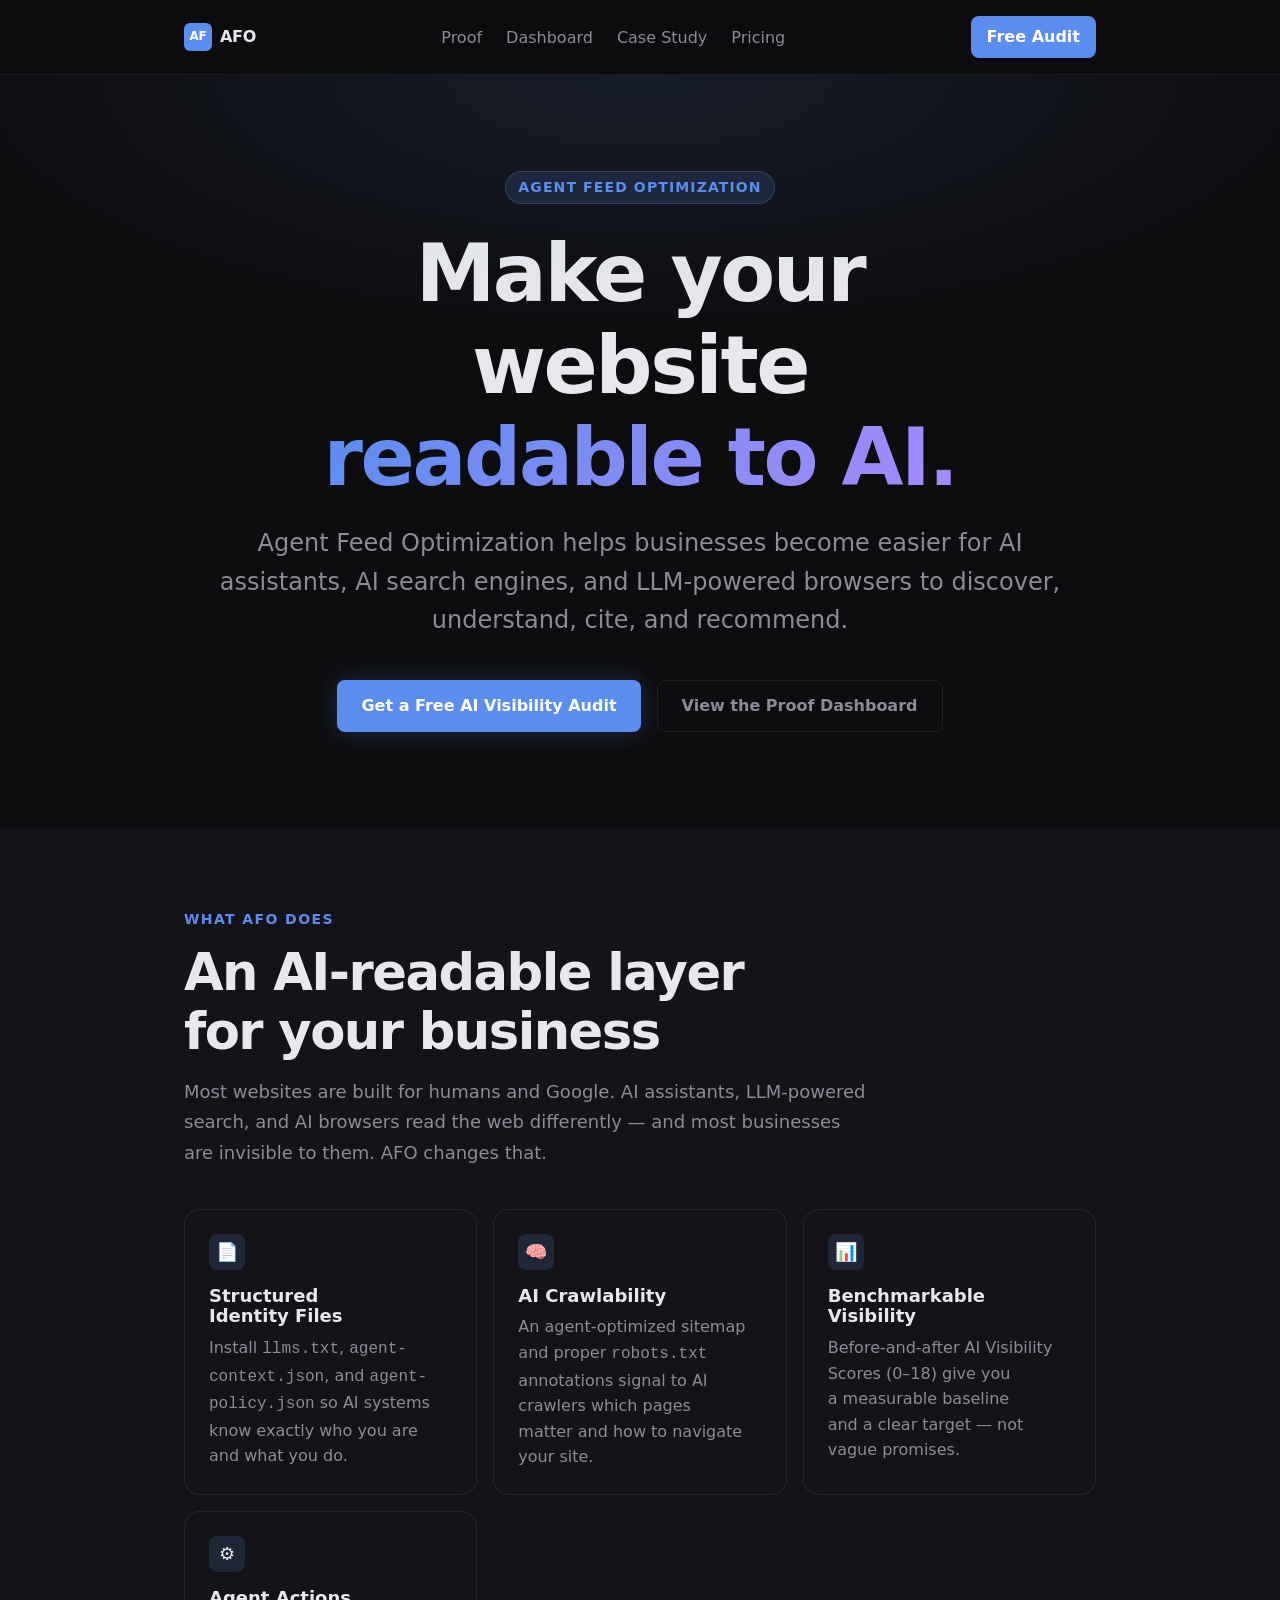
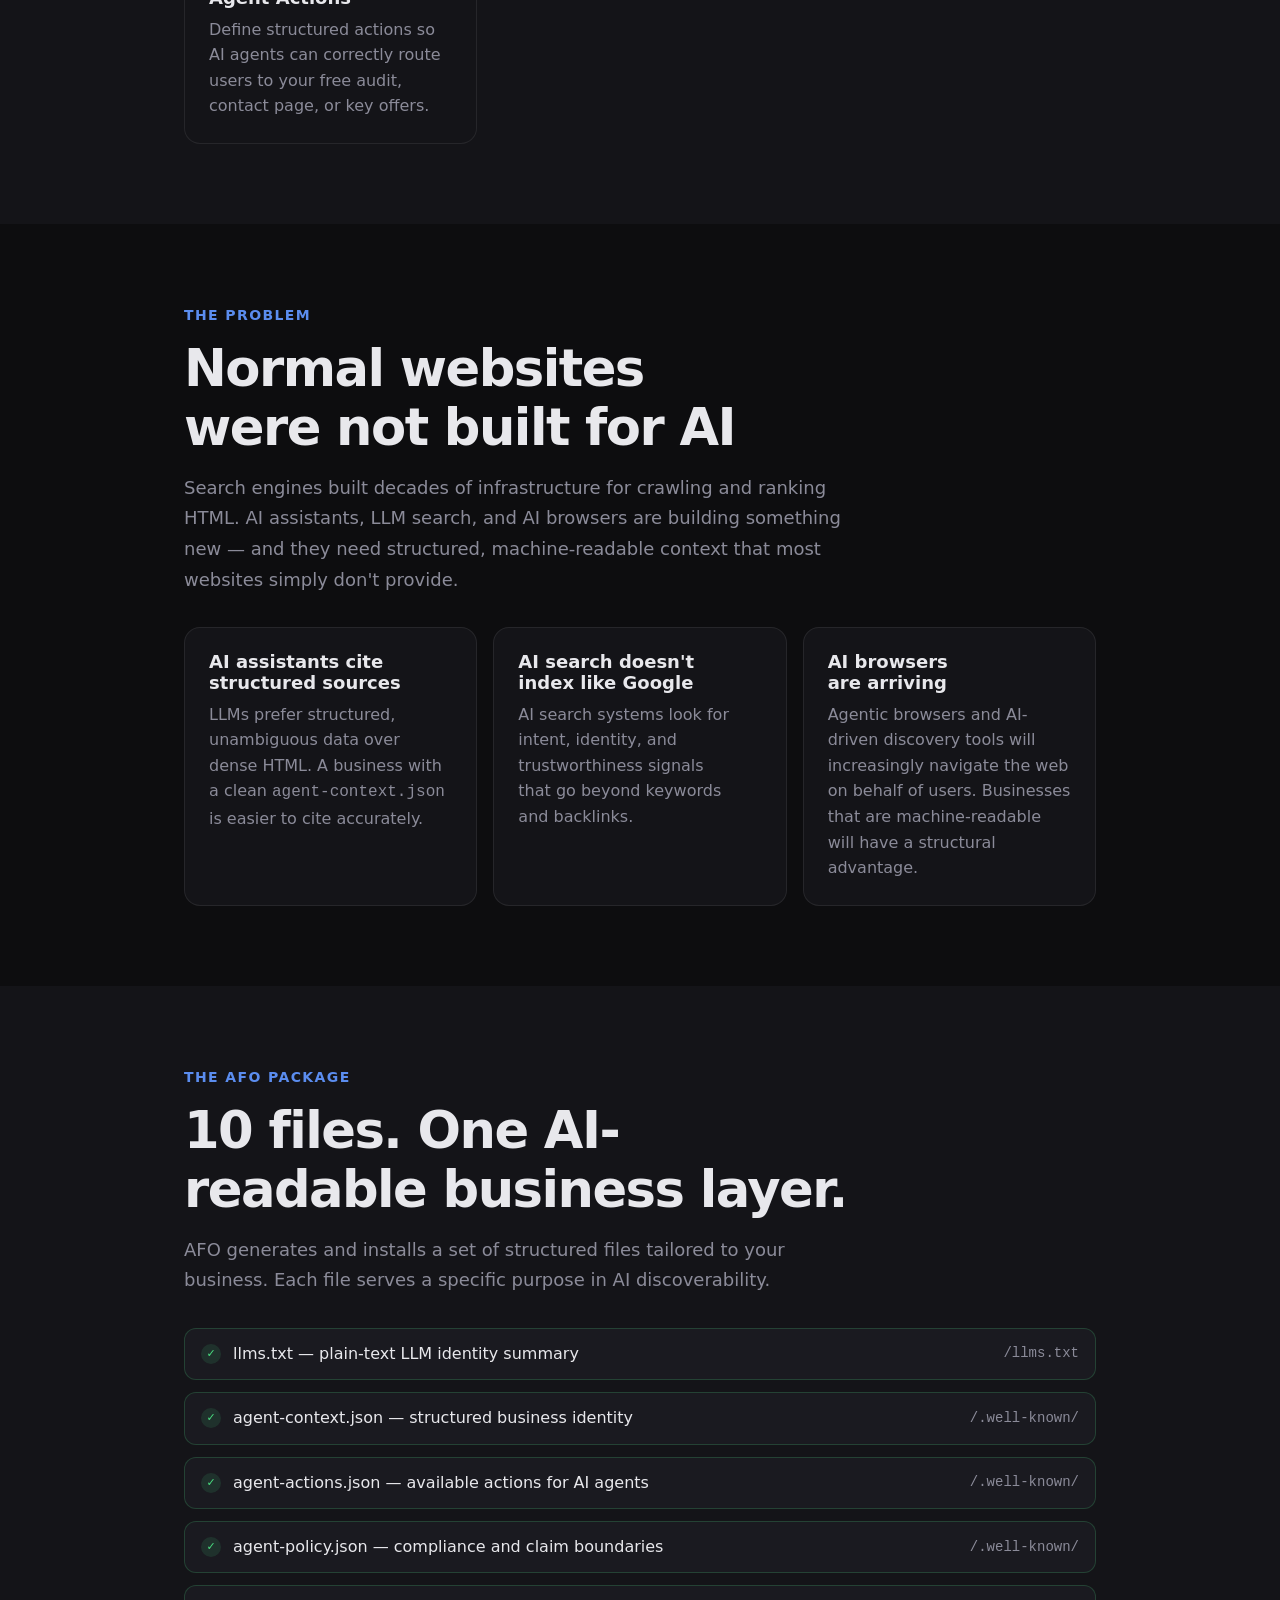
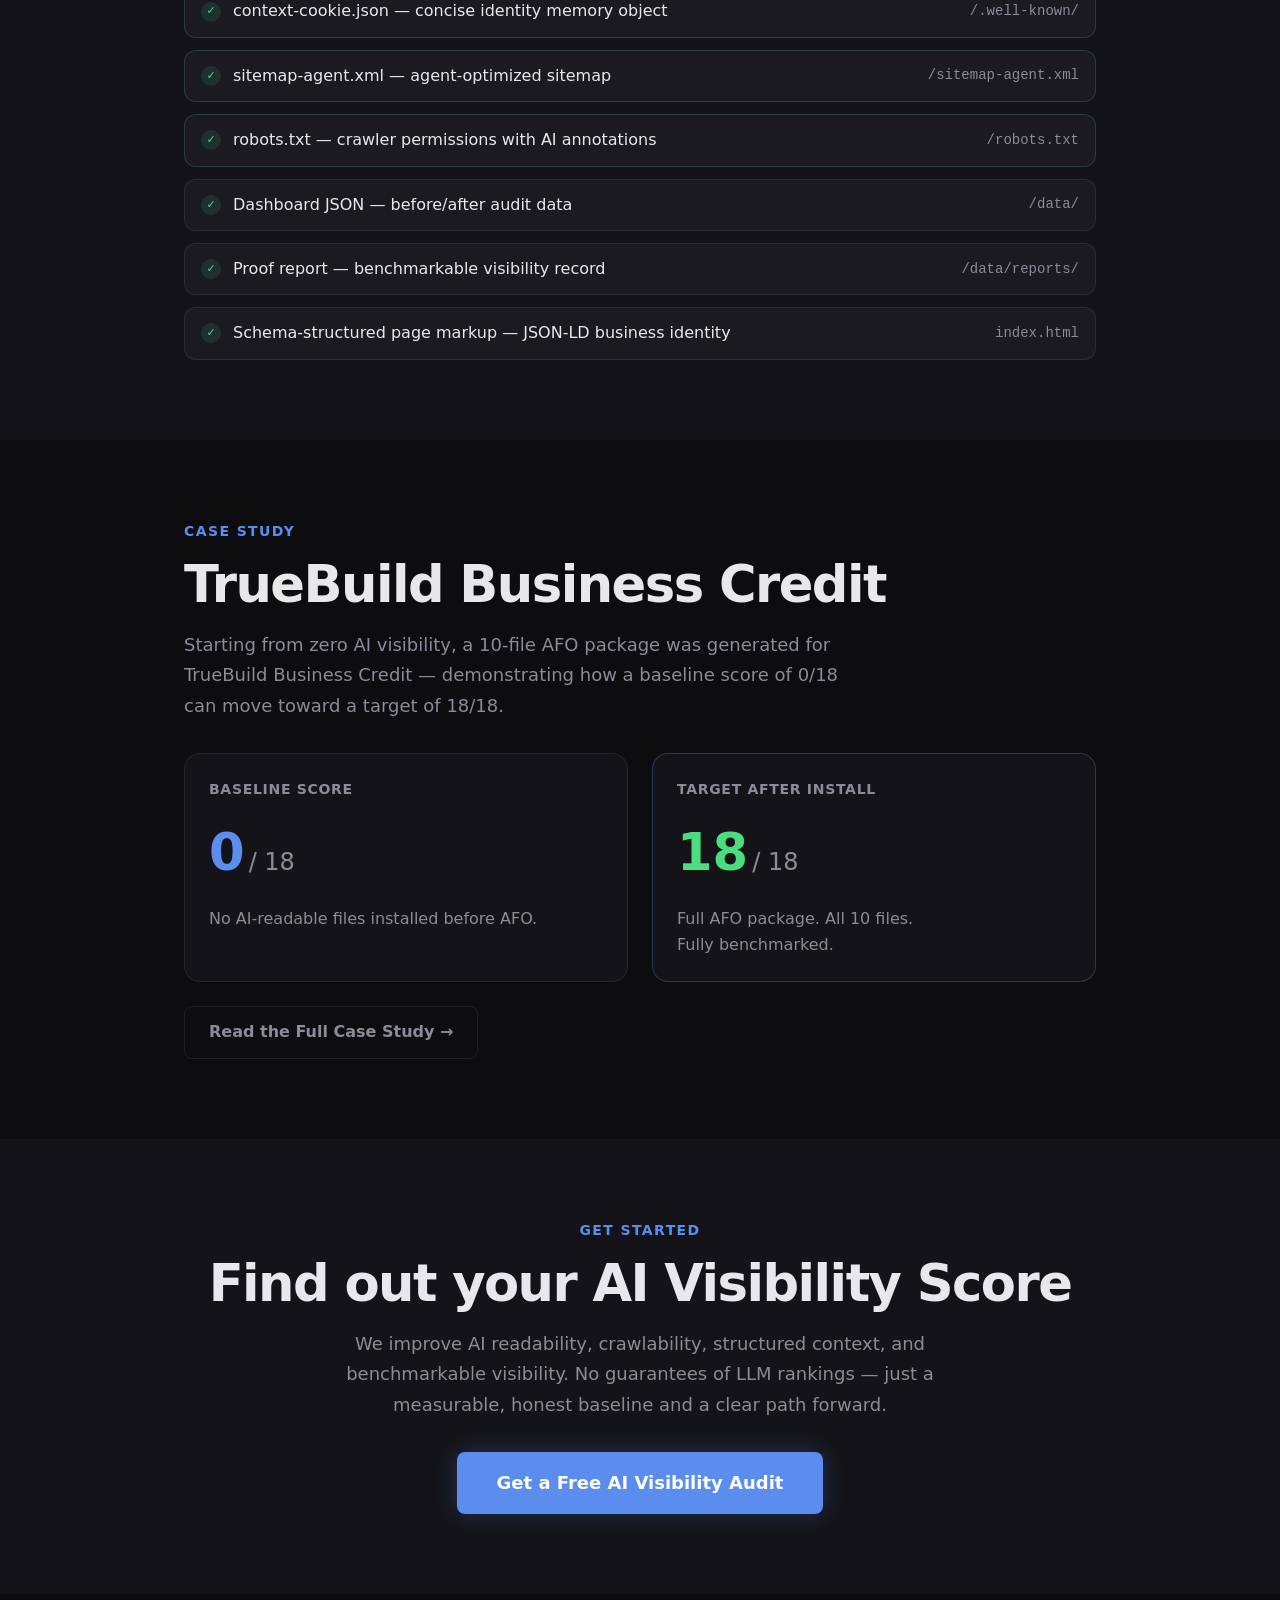
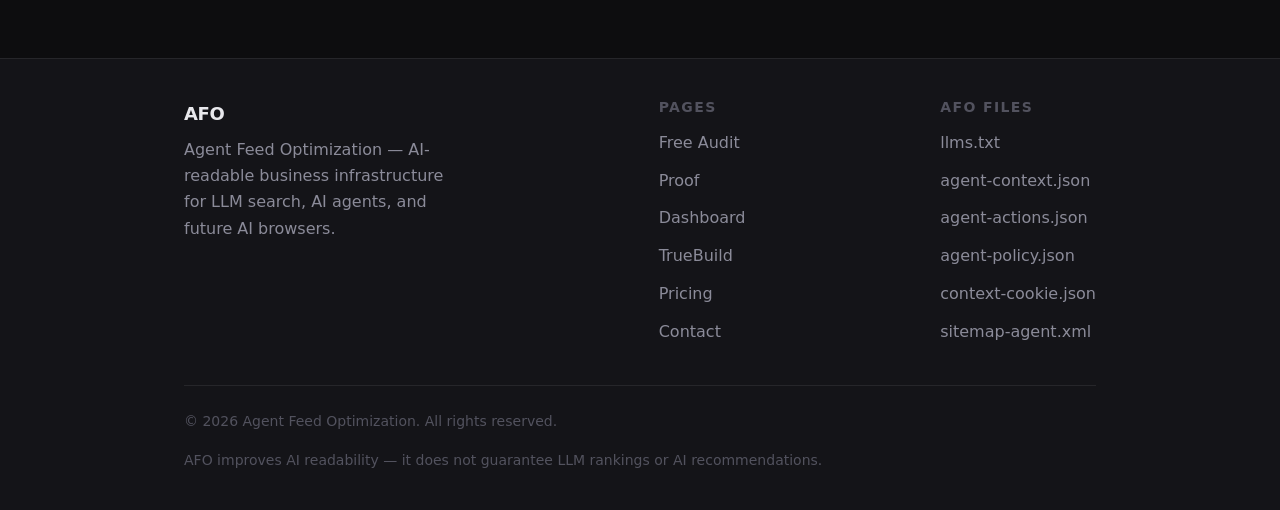
<file: index.html>
<!DOCTYPE html>
<html lang="en">
<head>
  <meta charset="UTF-8">
  <meta name="viewport" content="width=device-width, initial-scale=1.0">
  <title>AFO — Make Your Website Readable to AI</title>
  <meta name="description" content="Agent Feed Optimization helps businesses become easier for AI assistants, AI search engines, and LLM-powered browsers to discover, understand, cite, and recommend.">
  <link rel="stylesheet" href="/assets/style.css">
</head>
<body>

<a href="#main" class="sr-only">Skip to content</a>

<nav class="nav" aria-label="Main navigation">
  <div class="container">
    <div class="nav__inner">
      <a href="/" class="nav__logo" aria-label="AFO home">
        <div class="nav__logo-mark" aria-hidden="true">AF</div>
        <span>AFO</span>
      </a>
      <ul class="nav__links" role="list">
        <li><a href="/proof.html">Proof</a></li>
        <li><a href="/dashboard/">Dashboard</a></li>
        <li><a href="/case-studies/truebuild.html">Case Study</a></li>
        <li><a href="/pricing.html">Pricing</a></li>
      </ul>
      <a href="/free-audit.html" class="nav__cta">Free Audit</a>
    </div>
  </div>
</nav>

<main id="main">

  <!-- Hero -->
  <section class="hero">
    <div class="container">
      <div class="hero__eyebrow">Agent Feed Optimization</div>
      <h1 class="hero__headline">Make your website <em>readable to AI.</em></h1>
      <p class="hero__sub">Agent Feed Optimization helps businesses become easier for AI assistants, AI search engines, and LLM-powered browsers to discover, understand, cite, and recommend.</p>
      <div class="hero__actions">
        <a href="/free-audit.html" class="btn btn--primary">Get a Free AI Visibility Audit</a>
        <a href="/dashboard/" class="btn btn--ghost">View the Proof Dashboard</a>
      </div>
    </div>
  </section>

  <!-- What AFO does -->
  <section class="section section--alt" id="what-afo-does">
    <div class="container">
      <p class="section__label">What AFO Does</p>
      <h2 class="section__title">An AI-readable layer for your business</h2>
      <p class="section__desc">Most websites are built for humans and Google. AI assistants, LLM-powered search, and AI browsers read the web differently — and most businesses are invisible to them. AFO changes that.</p>
      <div class="card-grid">
        <div class="card">
          <div class="card__icon" aria-hidden="true">📄</div>
          <h3 class="card__title">Structured Identity Files</h3>
          <p class="card__desc">Install <code>llms.txt</code>, <code>agent-context.json</code>, and <code>agent-policy.json</code> so AI systems know exactly who you are and what you do.</p>
        </div>
        <div class="card">
          <div class="card__icon" aria-hidden="true">🧠</div>
          <h3 class="card__title">AI Crawlability</h3>
          <p class="card__desc">An agent-optimized sitemap and proper <code>robots.txt</code> annotations signal to AI crawlers which pages matter and how to navigate your site.</p>
        </div>
        <div class="card">
          <div class="card__icon" aria-hidden="true">📊</div>
          <h3 class="card__title">Benchmarkable Visibility</h3>
          <p class="card__desc">Before-and-after AI Visibility Scores (0–18) give you a measurable baseline and a clear target — not vague promises.</p>
        </div>
        <div class="card">
          <div class="card__icon" aria-hidden="true">⚙️</div>
          <h3 class="card__title">Agent Actions</h3>
          <p class="card__desc">Define structured actions so AI agents can correctly route users to your free audit, contact page, or key offers.</p>
        </div>
      </div>
    </div>
  </section>

  <!-- Why normal websites aren't enough -->
  <section class="section" id="the-problem">
    <div class="container">
      <p class="section__label">The Problem</p>
      <h2 class="section__title">Normal websites were not built for AI</h2>
      <p class="section__desc">Search engines built decades of infrastructure for crawling and ranking HTML. AI assistants, LLM search, and AI browsers are building something new — and they need structured, machine-readable context that most websites simply don't provide.</p>
      <div class="card-grid" style="margin-top: var(--space-8);">
        <div class="card">
          <h3 class="card__title">AI assistants cite structured sources</h3>
          <p class="card__desc">LLMs prefer structured, unambiguous data over dense HTML. A business with a clean <code>agent-context.json</code> is easier to cite accurately.</p>
        </div>
        <div class="card">
          <h3 class="card__title">AI search doesn't index like Google</h3>
          <p class="card__desc">AI search systems look for intent, identity, and trustworthiness signals that go beyond keywords and backlinks.</p>
        </div>
        <div class="card">
          <h3 class="card__title">AI browsers are arriving</h3>
          <p class="card__desc">Agentic browsers and AI-driven discovery tools will increasingly navigate the web on behalf of users. Businesses that are machine-readable will have a structural advantage.</p>
        </div>
      </div>
    </div>
  </section>

  <!-- The 10-file AFO package -->
  <section class="section section--alt" id="the-package">
    <div class="container">
      <p class="section__label">The AFO Package</p>
      <h2 class="section__title">10 files. One AI-readable business layer.</h2>
      <p class="section__desc">AFO generates and installs a set of structured files tailored to your business. Each file serves a specific purpose in AI discoverability.</p>
      <ul class="checklist mt-8" role="list">
        <li class="checklist__item checklist__item--pass">
          <span class="checklist__dot checklist__dot--pass" aria-label="Installed">✓</span>
          <span>llms.txt &mdash; plain-text LLM identity summary</span>
          <span class="checklist__file">/llms.txt</span>
        </li>
        <li class="checklist__item checklist__item--pass">
          <span class="checklist__dot checklist__dot--pass" aria-label="Installed">✓</span>
          <span>agent-context.json &mdash; structured business identity</span>
          <span class="checklist__file">/.well-known/</span>
        </li>
        <li class="checklist__item checklist__item--pass">
          <span class="checklist__dot checklist__dot--pass" aria-label="Installed">✓</span>
          <span>agent-actions.json &mdash; available actions for AI agents</span>
          <span class="checklist__file">/.well-known/</span>
        </li>
        <li class="checklist__item checklist__item--pass">
          <span class="checklist__dot checklist__dot--pass" aria-label="Installed">✓</span>
          <span>agent-policy.json &mdash; compliance and claim boundaries</span>
          <span class="checklist__file">/.well-known/</span>
        </li>
        <li class="checklist__item checklist__item--pass">
          <span class="checklist__dot checklist__dot--pass" aria-label="Installed">✓</span>
          <span>context-cookie.json &mdash; concise identity memory object</span>
          <span class="checklist__file">/.well-known/</span>
        </li>
        <li class="checklist__item checklist__item--pass">
          <span class="checklist__dot checklist__dot--pass" aria-label="Installed">✓</span>
          <span>sitemap-agent.xml &mdash; agent-optimized sitemap</span>
          <span class="checklist__file">/sitemap-agent.xml</span>
        </li>
        <li class="checklist__item checklist__item--pass">
          <span class="checklist__dot checklist__dot--pass" aria-label="Installed">✓</span>
          <span>robots.txt &mdash; crawler permissions with AI annotations</span>
          <span class="checklist__file">/robots.txt</span>
        </li>
        <li class="checklist__item">
          <span class="checklist__dot checklist__dot--pass" aria-label="Included">✓</span>
          <span>Dashboard JSON &mdash; before/after audit data</span>
          <span class="checklist__file">/data/</span>
        </li>
        <li class="checklist__item">
          <span class="checklist__dot checklist__dot--pass" aria-label="Included">✓</span>
          <span>Proof report &mdash; benchmarkable visibility record</span>
          <span class="checklist__file">/data/reports/</span>
        </li>
        <li class="checklist__item">
          <span class="checklist__dot checklist__dot--pass" aria-label="Included">✓</span>
          <span>Schema-structured page markup &mdash; JSON-LD business identity</span>
          <span class="checklist__file">index.html</span>
        </li>
      </ul>
    </div>
  </section>

  <!-- TrueBuild case study preview -->
  <section class="section" id="case-study">
    <div class="container">
      <p class="section__label">Case Study</p>
      <h2 class="section__title">TrueBuild Business Credit</h2>
      <p class="section__desc">Starting from zero AI visibility, a 10-file AFO package was generated for TrueBuild Business Credit — demonstrating how a baseline score of 0/18 can move toward a target of 18/18.</p>
      <div style="margin-top: var(--space-8); display: flex; gap: var(--space-6); flex-wrap: wrap;">
        <div class="card" style="flex: 1; min-width: 200px;">
          <p class="kpi__label">Baseline Score</p>
          <div class="score-badge">0 <span class="score-badge__denom">/ 18</span></div>
          <p class="card__desc" style="margin-top: var(--space-3);">No AI-readable files installed before AFO.</p>
        </div>
        <div class="card" style="flex: 1; min-width: 200px; border-color: rgba(91,141,239,0.3);">
          <p class="kpi__label">Target After Install</p>
          <div class="score-badge" style="color: var(--green);">18 <span class="score-badge__denom">/ 18</span></div>
          <p class="card__desc" style="margin-top: var(--space-3);">Full AFO package. All 10 files. Fully benchmarked.</p>
        </div>
      </div>
      <div style="margin-top: var(--space-6);">
        <a href="/case-studies/truebuild.html" class="btn btn--ghost">Read the Full Case Study &rarr;</a>
      </div>
    </div>
  </section>

  <!-- Free audit CTA -->
  <section class="section section--alt" id="free-audit-cta">
    <div class="container text-center">
      <p class="section__label">Get Started</p>
      <h2 class="section__title">Find out your AI Visibility Score</h2>
      <p class="section__desc" style="margin-inline: auto; margin-bottom: var(--space-8);">We improve AI readability, crawlability, structured context, and benchmarkable visibility. No guarantees of LLM rankings &mdash; just a measurable, honest baseline and a clear path forward.</p>
      <a href="/free-audit.html" class="btn btn--primary" style="font-size: var(--text-base); padding: var(--space-4) var(--space-10);">Get a Free AI Visibility Audit</a>
    </div>
  </section>

</main>

<footer class="footer">
  <div class="container">
    <div class="footer__inner">
      <div class="footer__brand">
        <div class="footer__brand-name">AFO</div>
        <p class="footer__tagline">Agent Feed Optimization &mdash; AI-readable business infrastructure for LLM search, AI agents, and future AI browsers.</p>
      </div>
      <div class="footer__links-group">
        <h4>Pages</h4>
        <ul class="footer__links" role="list">
          <li><a href="/free-audit.html">Free Audit</a></li>
          <li><a href="/proof.html">Proof</a></li>
          <li><a href="/dashboard/">Dashboard</a></li>
          <li><a href="/case-studies/truebuild.html">TrueBuild</a></li>
          <li><a href="/pricing.html">Pricing</a></li>
          <li><a href="/contact.html">Contact</a></li>
        </ul>
      </div>
      <div class="footer__links-group">
        <h4>AFO Files</h4>
        <ul class="footer__links" role="list">
          <li><a href="/llms.txt">llms.txt</a></li>
          <li><a href="/.well-known/agent-context.json">agent-context.json</a></li>
          <li><a href="/.well-known/agent-actions.json">agent-actions.json</a></li>
          <li><a href="/.well-known/agent-policy.json">agent-policy.json</a></li>
          <li><a href="/.well-known/context-cookie.json">context-cookie.json</a></li>
          <li><a href="/sitemap-agent.xml">sitemap-agent.xml</a></li>
        </ul>
      </div>
    </div>
    <div class="footer__bottom">
      <span>&copy; 2026 Agent Feed Optimization. All rights reserved.</span>
      <span>AFO improves AI readability &mdash; it does not guarantee LLM rankings or AI recommendations.</span>
    </div>
  </div>
</footer>

<script src="/assets/app.js" defer></script>
</body>
</html>
</file>
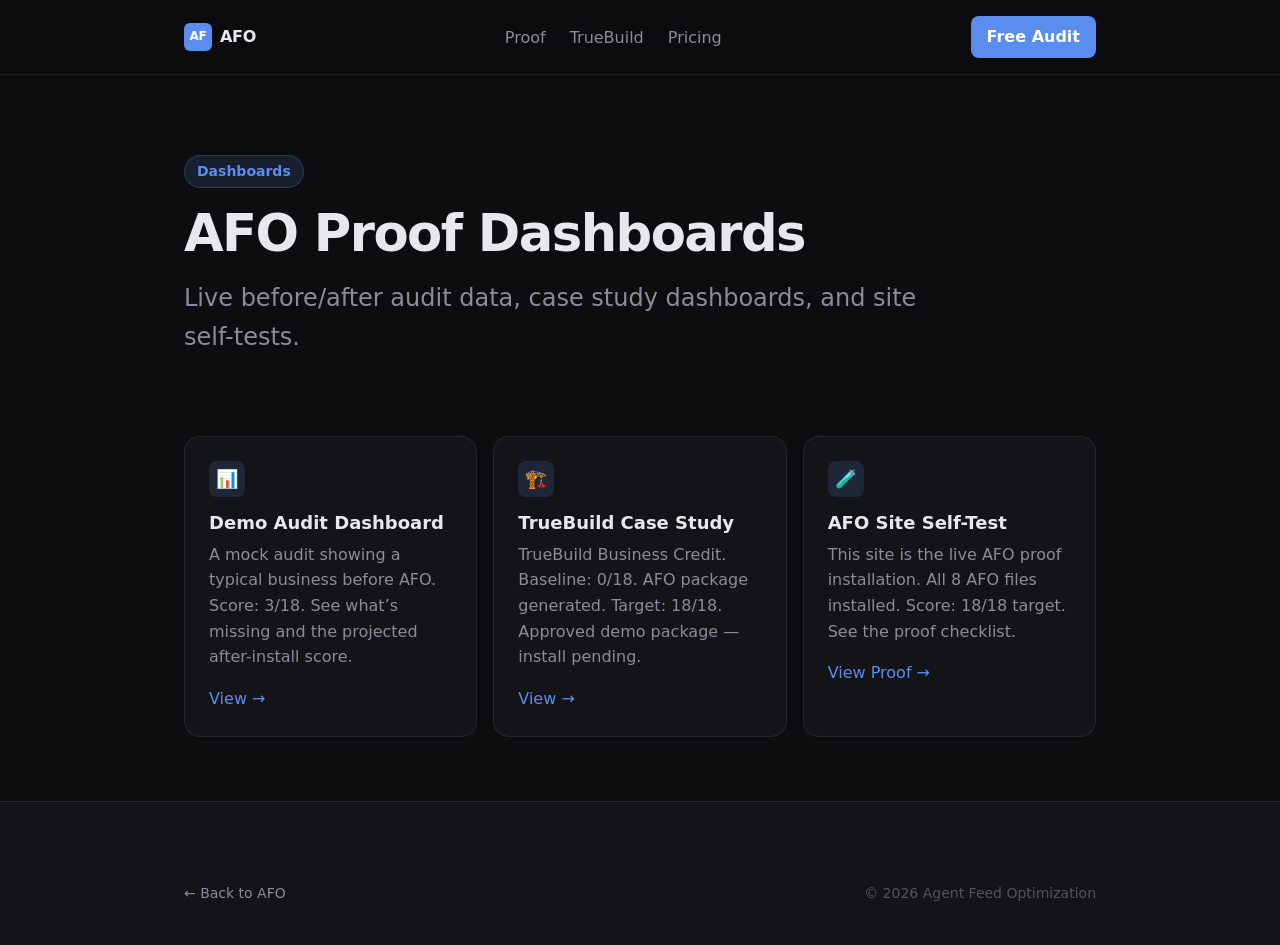
<file: dashboard/index.html>
<!DOCTYPE html>
<html lang="en">
<head>
  <meta charset="UTF-8">
  <meta name="viewport" content="width=device-width, initial-scale=1.0">
  <title>Dashboard &mdash; AFO</title>
  <meta name="description" content="AFO audit dashboards. Demo audit, TrueBuild case study, and AFO site self-test.">
  <link rel="stylesheet" href="/assets/style.css">
</head>
<body>

<a href="#main" class="sr-only">Skip to content</a>

<nav class="nav" aria-label="Main navigation">
  <div class="container">
    <div class="nav__inner">
      <a href="/" class="nav__logo">
        <div class="nav__logo-mark" aria-hidden="true">AF</div>
        <span>AFO</span>
      </a>
      <ul class="nav__links" role="list">
        <li><a href="/proof.html">Proof</a></li>
        <li><a href="/case-studies/truebuild.html">TrueBuild</a></li>
        <li><a href="/pricing.html">Pricing</a></li>
      </ul>
      <a href="/free-audit.html" class="nav__cta">Free Audit</a>
    </div>
  </div>
</nav>

<main id="main">
  <div class="container">
    <div class="page-header">
      <div class="page-header__eyebrow"><span class="tag tag--accent">Dashboards</span></div>
      <h1 class="page-header__title">AFO Proof Dashboards</h1>
      <p class="page-header__desc">Live before/after audit data, case study dashboards, and site self-tests.</p>
    </div>

    <div class="card-grid">
      <a href="/dashboard/demo.html" class="card" style="text-decoration:none; display:block;">
        <div class="card__icon" aria-hidden="true">📊</div>
        <h2 class="card__title">Demo Audit Dashboard</h2>
        <p class="card__desc">A mock audit showing a typical business before AFO. Score: 3/18. See what&rsquo;s missing and the projected after-install score.</p>
        <p style="margin-top: var(--space-4); font-size: var(--text-sm); color: var(--accent);">View &rarr;</p>
      </a>

      <a href="/case-studies/truebuild.html" class="card" style="text-decoration:none; display:block;">
        <div class="card__icon" aria-hidden="true">🏗️</div>
        <h2 class="card__title">TrueBuild Case Study</h2>
        <p class="card__desc">TrueBuild Business Credit. Baseline: 0/18. AFO package generated. Target: 18/18. Approved demo package &mdash; install pending.</p>
        <p style="margin-top: var(--space-4); font-size: var(--text-sm); color: var(--accent);">View &rarr;</p>
      </a>

      <div class="card">
        <div class="card__icon" aria-hidden="true">🧪</div>
        <h2 class="card__title">AFO Site Self-Test</h2>
        <p class="card__desc">This site is the live AFO proof installation. All 8 AFO files installed. Score: 18/18 target. See the proof checklist.</p>
        <a href="/proof.html" style="display:inline-block; margin-top: var(--space-4); font-size: var(--text-sm); color: var(--accent);">View Proof &rarr;</a>
      </div>
    </div>
  </div>
</main>

<footer class="footer">
  <div class="container">
    <div class="footer__bottom" style="border-top:none; padding-top:0;">
      <a href="/" style="color:var(--text-muted); font-size: var(--text-xs);">&larr; Back to AFO</a>
      <span style="font-size: var(--text-xs); color: var(--text-faint);">&copy; 2026 Agent Feed Optimization</span>
    </div>
  </div>
</footer>

<script src="/assets/app.js" defer></script>
</body>
</html>
</file>
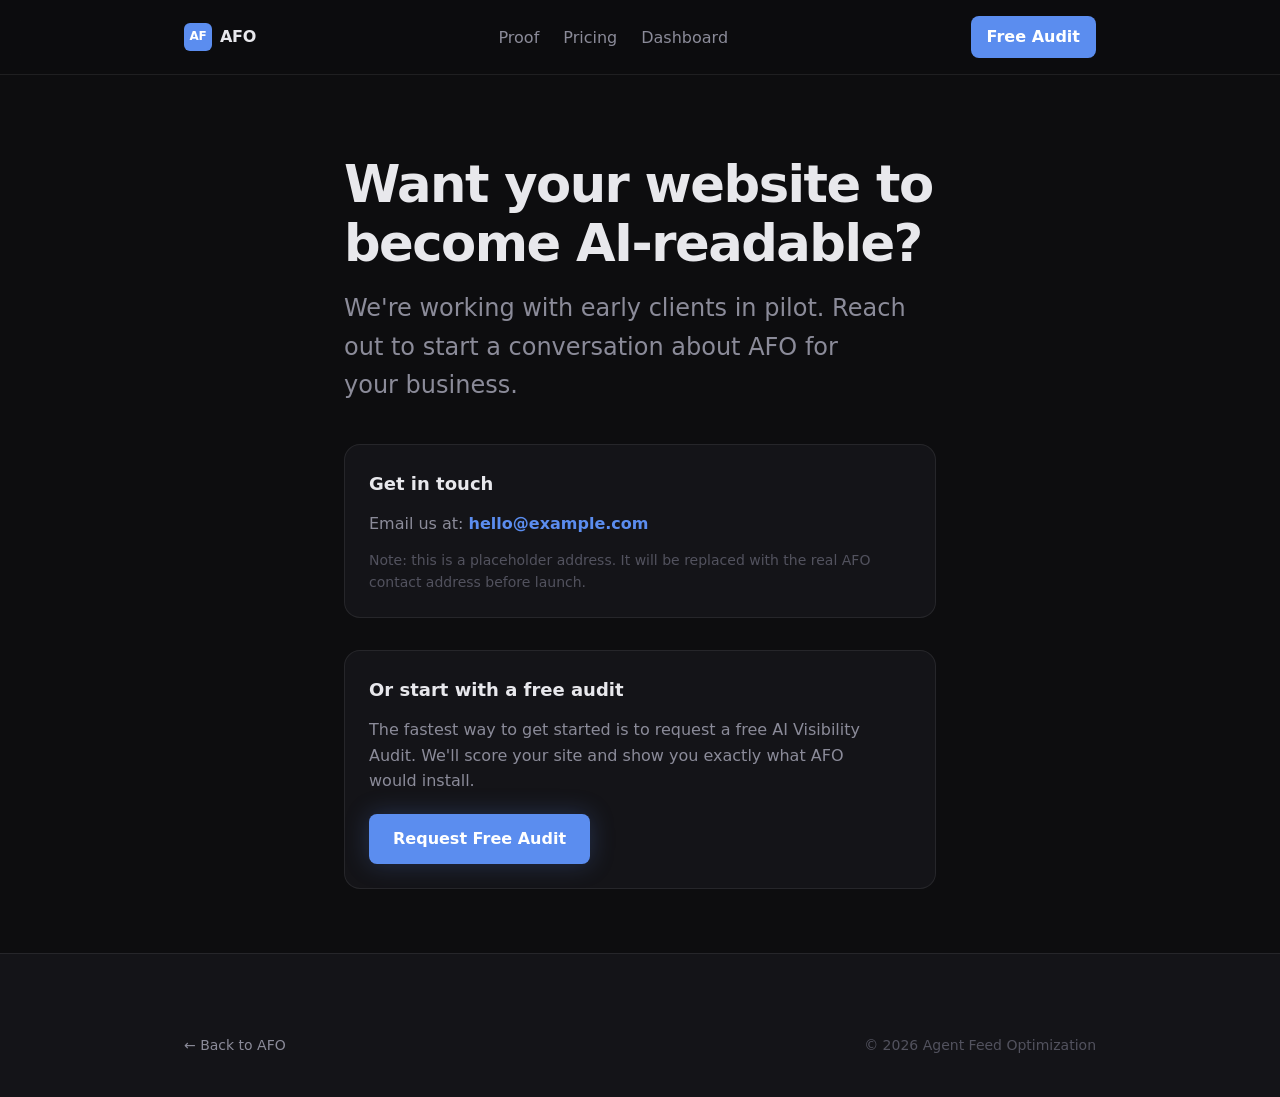
<file: contact.html>
<!DOCTYPE html>
<html lang="en">
<head>
  <meta charset="UTF-8">
  <meta name="viewport" content="width=device-width, initial-scale=1.0">
  <title>Contact &mdash; AFO</title>
  <meta name="description" content="Get in touch about AFO for your business. Want your website to become AI-readable?">
  <link rel="stylesheet" href="/assets/style.css">
</head>
<body>

<a href="#main" class="sr-only">Skip to content</a>

<nav class="nav" aria-label="Main navigation">
  <div class="container">
    <div class="nav__inner">
      <a href="/" class="nav__logo">
        <div class="nav__logo-mark" aria-hidden="true">AF</div>
        <span>AFO</span>
      </a>
      <ul class="nav__links" role="list">
        <li><a href="/proof.html">Proof</a></li>
        <li><a href="/pricing.html">Pricing</a></li>
        <li><a href="/dashboard/">Dashboard</a></li>
      </ul>
      <a href="/free-audit.html" class="nav__cta">Free Audit</a>
    </div>
  </div>
</nav>

<main id="main">
  <div class="container container--narrow">
    <div class="page-header">
      <h1 class="page-header__title">Want your website to become AI-readable?</h1>
      <p class="page-header__desc">We're working with early clients in pilot. Reach out to start a conversation about AFO for your business.</p>
    </div>

    <div class="card" style="margin-bottom: var(--space-8);">
      <p class="card__title" style="margin-bottom: var(--space-3);">Get in touch</p>
      <p class="card__desc">
        Email us at:
        <a href="mailto:hello@example.com" style="font-weight:600; color: var(--accent);">hello@example.com</a>
      </p>
      <p class="card__desc" style="margin-top: var(--space-3); font-size: var(--text-xs); color: var(--text-faint);">
        Note: this is a placeholder address. It will be replaced with the real AFO contact address before launch.
      </p>
    </div>

    <div class="card">
      <p class="card__title" style="margin-bottom: var(--space-3);">Or start with a free audit</p>
      <p class="card__desc" style="margin-bottom: var(--space-5);">The fastest way to get started is to request a free AI Visibility Audit. We'll score your site and show you exactly what AFO would install.</p>
      <a href="/free-audit.html" class="btn btn--primary">Request Free Audit</a>
    </div>
  </div>
</main>

<footer class="footer">
  <div class="container">
    <div class="footer__bottom" style="border-top:none; padding-top:0;">
      <a href="/" style="color:var(--text-muted); font-size: var(--text-xs);">&larr; Back to AFO</a>
      <span style="font-size: var(--text-xs); color: var(--text-faint);">&copy; 2026 Agent Feed Optimization</span>
    </div>
  </div>
</footer>

<script src="/assets/app.js" defer></script>
</body>
</html>
</file>
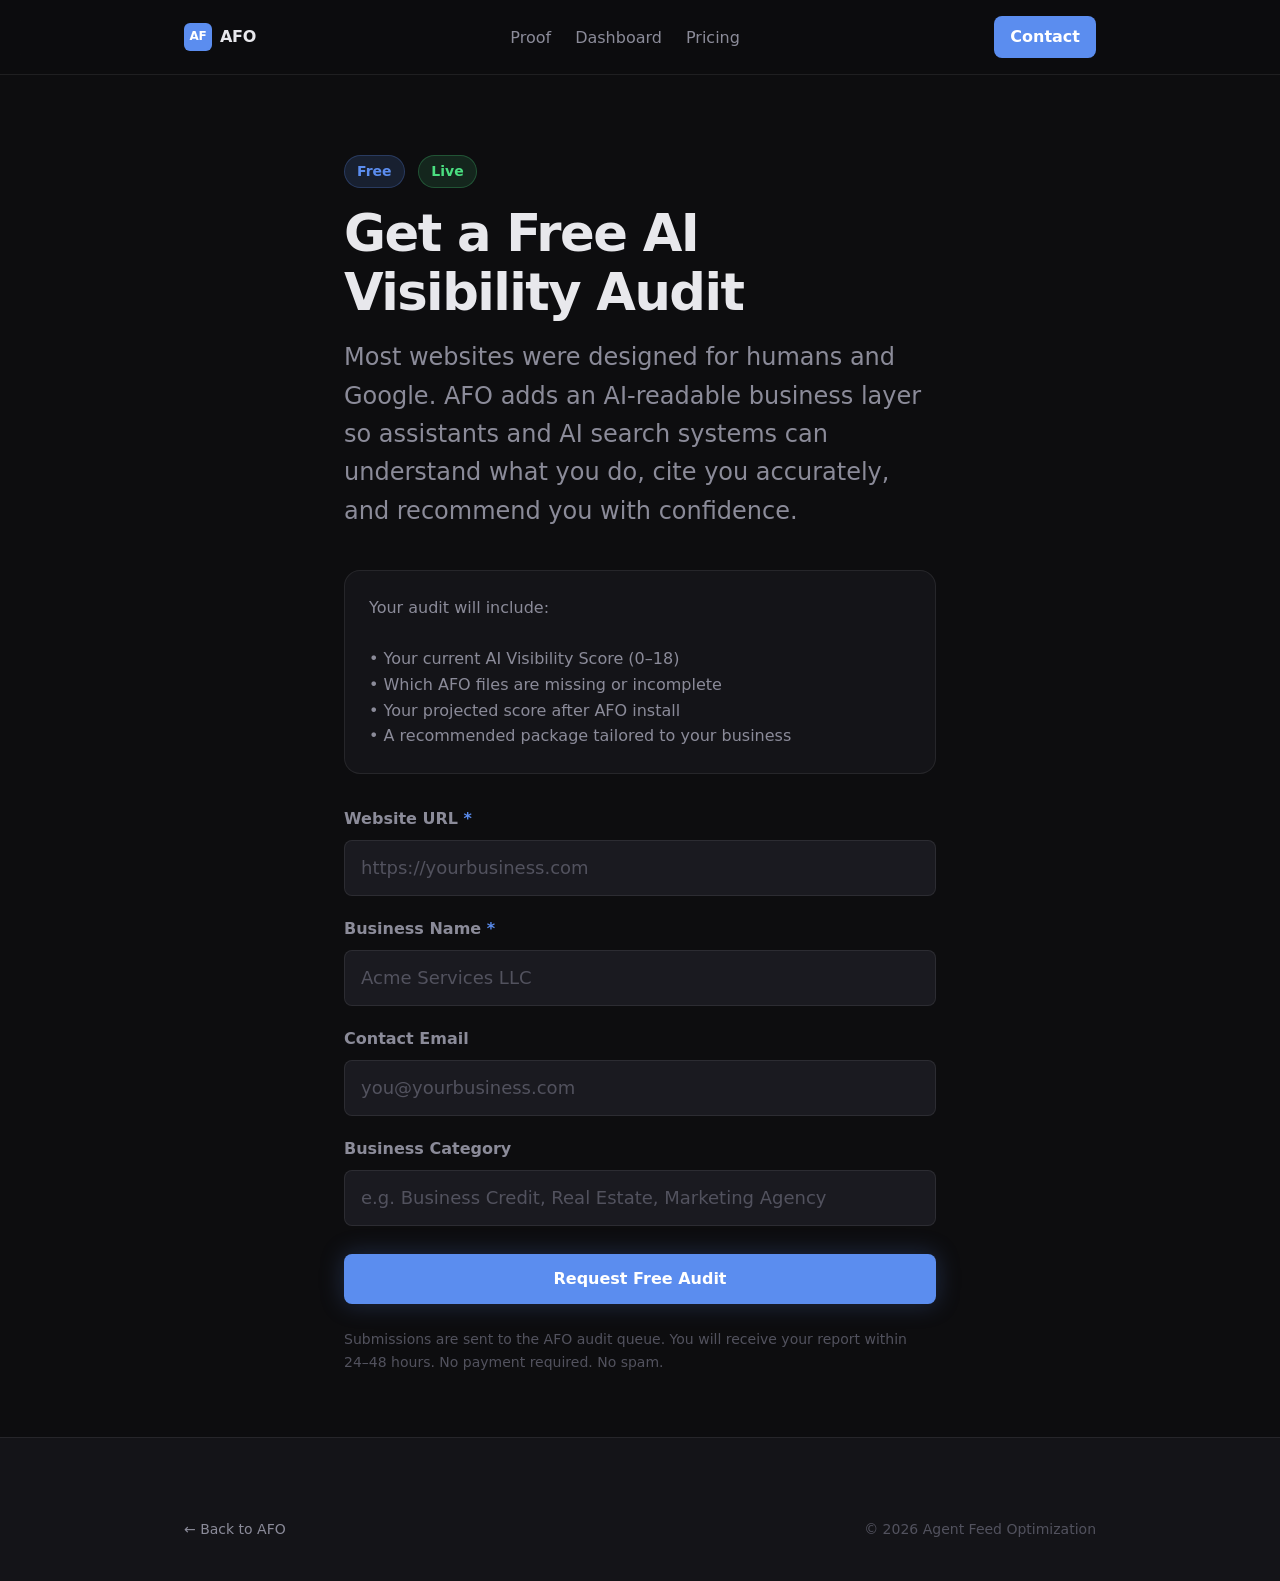
<file: free-audit.html>
<!DOCTYPE html>
<html lang="en">
<head>
  <meta charset="UTF-8">
  <meta name="viewport" content="width=device-width, initial-scale=1.0">
  <title>Free AI Visibility Audit &mdash; AFO</title>
  <meta name="description" content="Request a free AI Visibility Audit. Find out your score and what AFO would install to improve AI discoverability.">
  <link rel="stylesheet" href="/assets/style.css">
</head>
<body>

<a href="#main" class="sr-only">Skip to content</a>

<nav class="nav" aria-label="Main navigation">
  <div class="container">
    <div class="nav__inner">
      <a href="/" class="nav__logo">
        <div class="nav__logo-mark" aria-hidden="true">AF</div>
        <span>AFO</span>
      </a>
      <ul class="nav__links" role="list">
        <li><a href="/proof.html">Proof</a></li>
        <li><a href="/dashboard/">Dashboard</a></li>
        <li><a href="/pricing.html">Pricing</a></li>
      </ul>
      <a href="/contact.html" class="nav__cta">Contact</a>
    </div>
  </div>
</nav>

<main id="main">
  <div class="container container--narrow">
    <div class="page-header">
      <div class="page-header__eyebrow">
        <span class="tag tag--accent">Free</span>
        <span class="tag tag--green" style="margin-left: var(--space-2);">Live</span>
      </div>
      <h1 class="page-header__title">Get a Free AI Visibility Audit</h1>
      <p class="page-header__desc">Most websites were designed for humans and Google. AFO adds an AI-readable business layer so assistants and AI search systems can understand what you do, cite you accurately, and recommend you with confidence.</p>
    </div>

    <div class="card" style="margin-bottom: var(--space-8);">
      <p class="card__desc">Your audit will include:
        <br><br>
        &bull; Your current AI Visibility Score (0&ndash;18)<br>
        &bull; Which AFO files are missing or incomplete<br>
        &bull; Your projected score after AFO install<br>
        &bull; A recommended package tailored to your business
      </p>
    </div>

    <form id="audit-form" novalidate>
      <div class="form-group">
        <label class="form-label" for="audit-url">Website URL <span aria-hidden="true" style="color:var(--accent)">*</span></label>
        <input class="form-input" type="url" id="audit-url" name="url" placeholder="https://yourbusiness.com" required autocomplete="url">
      </div>
      <div class="form-group">
        <label class="form-label" for="audit-name">Business Name <span aria-hidden="true" style="color:var(--accent)">*</span></label>
        <input class="form-input" type="text" id="audit-name" name="name" placeholder="Acme Services LLC" required autocomplete="organization">
      </div>
      <div class="form-group">
        <label class="form-label" for="audit-email">Contact Email</label>
        <input class="form-input" type="email" id="audit-email" name="email" placeholder="you@yourbusiness.com" autocomplete="email">
      </div>
      <div class="form-group">
        <label class="form-label" for="audit-category">Business Category</label>
        <input class="form-input" type="text" id="audit-category" name="category" placeholder="e.g. Business Credit, Real Estate, Marketing Agency">
      </div>

      <!-- Honeypot: hidden from real users, bots fill it in -->
      <div style="position:absolute; left:-9999px; opacity:0; pointer-events:none;" aria-hidden="true">
        <label for="audit-website-confirm">Leave this blank</label>
        <input type="text" id="audit-website-confirm" name="website_confirm" tabindex="-1" autocomplete="off">
      </div>

      <button type="submit" class="btn btn--primary" style="width:100%; justify-content: center; margin-top: var(--space-2);" id="audit-submit-btn">
        Request Free Audit
      </button>
    </form>

    <div id="audit-result" style="display:none; margin-top: var(--space-6);"></div>

    <p style="font-size: var(--text-xs); color: var(--text-faint); margin-top: var(--space-6); line-height: 1.6;">
      Submissions are sent to the AFO audit queue. You will receive your report within 24&ndash;48 hours.
      No payment required. No spam.
    </p>
  </div>
</main>

<footer class="footer">
  <div class="container">
    <div class="footer__bottom" style="border-top:none; padding-top:0;">
      <a href="/" style="color:var(--text-muted); font-size: var(--text-xs);">&larr; Back to AFO</a>
      <span style="font-size: var(--text-xs); color: var(--text-faint);">&copy; 2026 Agent Feed Optimization</span>
    </div>
  </div>
</footer>

<script>
(function () {
  'use strict';

  // Update this URL once the Worker is deployed and routed.
  // Options:
  //   Same-domain Pages Function: '/api/audit-request'
  //   Separate Worker URL:        'https://afo-audit-intake.YOUR_CF_SUBDOMAIN.workers.dev/api/audit-request'
  var AUDIT_ENDPOINT = '/api/audit-request';

  var form = document.getElementById('audit-form');
  var result = document.getElementById('audit-result');
  var submitBtn = document.getElementById('audit-submit-btn');

  if (!form) return;

  form.addEventListener('submit', function (e) {
    e.preventDefault();

    var url = document.getElementById('audit-url').value.trim();
    var name = document.getElementById('audit-name').value.trim();
    var email = document.getElementById('audit-email').value.trim();
    var category = document.getElementById('audit-category').value.trim();
    var honeypot = document.getElementById('audit-website-confirm').value;

    // Client-side validation
    if (!url || !url.startsWith('http')) {
      showMsg('error', 'Please enter a valid website URL (must start with http or https).');
      return;
    }
    if (!name || name.length < 2) {
      showMsg('error', 'Please enter your business name.');
      return;
    }

    // Honeypot (client-side mirror of server-side check)
    if (honeypot) return;

    // Loading state
    submitBtn.disabled = true;
    submitBtn.textContent = 'Sending…';
    hideMsg();

    fetch(AUDIT_ENDPOINT, {
      method: 'POST',
      headers: { 'Content-Type': 'application/json' },
      body: JSON.stringify({
        url: url,
        name: name,
        email: email,
        category: category,
        website_confirm: honeypot
      })
    })
    .then(function (r) { return r.json(); })
    .then(function (data) {
      if (data.ok) {
        form.style.display = 'none';
        showMsg(
          'success',
          '\u2705 Audit request received.' +
          (data.request_id ? ' Reference: ' + data.request_id + '.' : '') +
          ' You will be contacted within 24\u201348 hours with your AI Visibility Score and report.'
        );
      } else {
        var detail = data.details ? ' ' + data.details.join('. ') : '';
        showMsg('error', (data.error || 'Submission failed.') + detail);
        resetBtn();
      }
    })
    .catch(function (err) {
      console.error('Audit submit error:', err);
      showMsg('error', 'Could not reach the audit server. Please try again or email us directly.');
      resetBtn();
    });
  });

  function showMsg(type, text) {
    result.textContent = text;
    result.style.display = 'block';
    result.style.padding = '1rem 1.25rem';
    result.style.borderRadius = '0.75rem';
    result.style.fontSize = 'var(--text-sm)';
    result.style.lineHeight = '1.6';
    result.style.marginTop = 'var(--space-6)';
    if (type === 'success') {
      result.style.background = 'rgba(74,222,128,0.1)';
      result.style.border = '1px solid rgba(74,222,128,0.25)';
      result.style.color = '#4ade80';
    } else {
      result.style.background = 'rgba(248,113,113,0.1)';
      result.style.border = '1px solid rgba(248,113,113,0.25)';
      result.style.color = '#f87171';
    }
  }

  function hideMsg() {
    result.style.display = 'none';
  }

  function resetBtn() {
    submitBtn.disabled = false;
    submitBtn.textContent = 'Request Free Audit';
  }

})();
</script>

</body>
</html>
</file>
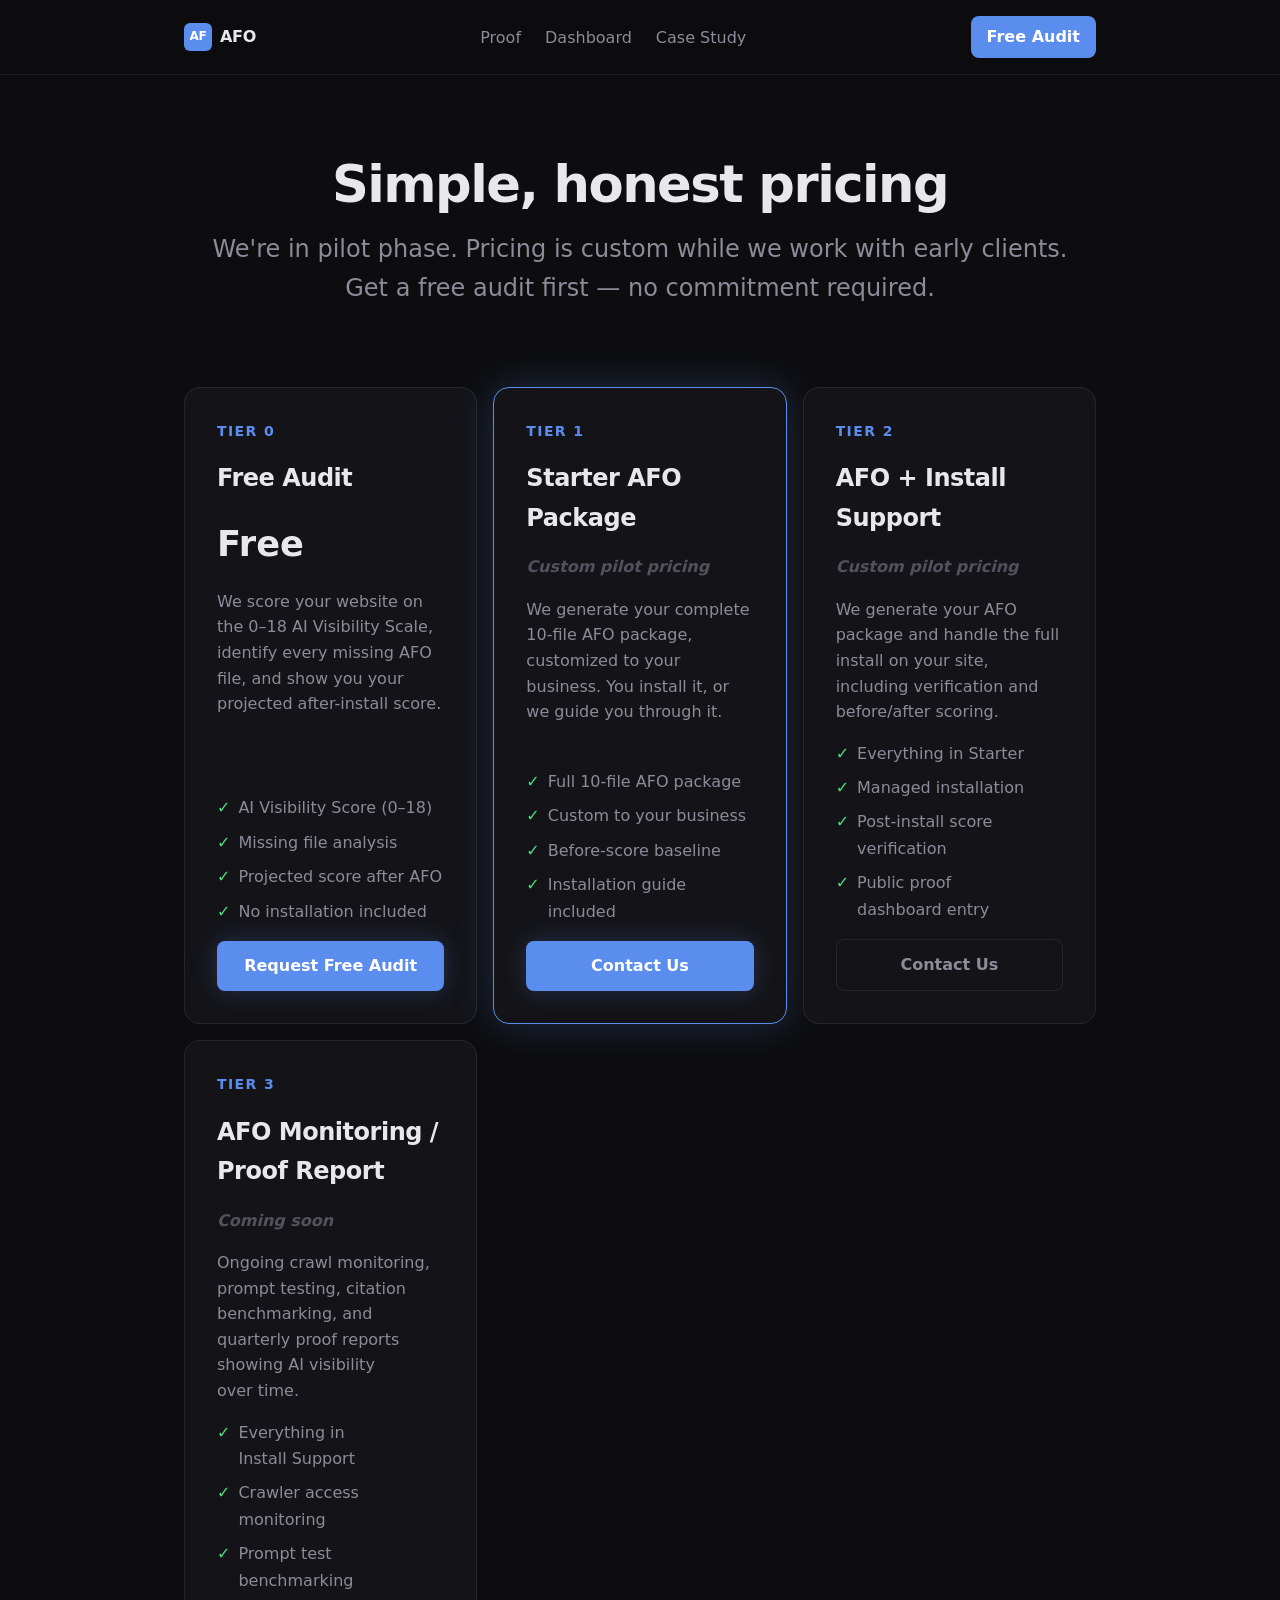
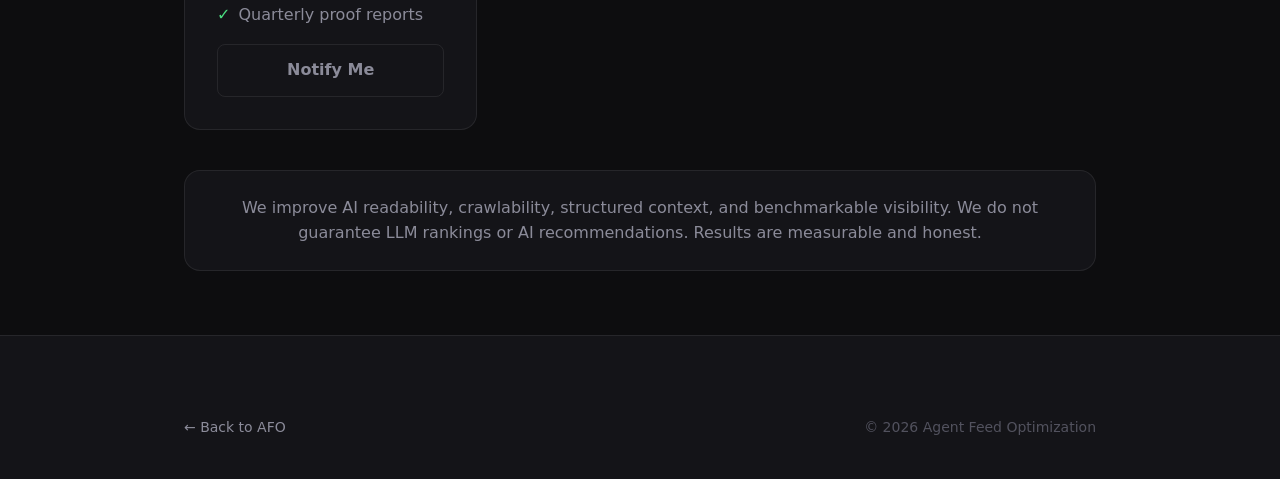
<file: pricing.html>
<!DOCTYPE html>
<html lang="en">
<head>
  <meta charset="UTF-8">
  <meta name="viewport" content="width=device-width, initial-scale=1.0">
  <title>Pricing &mdash; AFO</title>
  <meta name="description" content="AFO service tiers: Free Audit, Starter Package, Full Install Support, and Ongoing Monitoring.">
  <link rel="stylesheet" href="/assets/style.css">
</head>
<body>

<a href="#main" class="sr-only">Skip to content</a>

<nav class="nav" aria-label="Main navigation">
  <div class="container">
    <div class="nav__inner">
      <a href="/" class="nav__logo">
        <div class="nav__logo-mark" aria-hidden="true">AF</div>
        <span>AFO</span>
      </a>
      <ul class="nav__links" role="list">
        <li><a href="/proof.html">Proof</a></li>
        <li><a href="/dashboard/">Dashboard</a></li>
        <li><a href="/case-studies/truebuild.html">Case Study</a></li>
      </ul>
      <a href="/free-audit.html" class="nav__cta">Free Audit</a>
    </div>
  </div>
</nav>

<main id="main">
  <div class="container">
    <div class="page-header text-center">
      <h1 class="page-header__title">Simple, honest pricing</h1>
      <p class="page-header__desc" style="margin-inline: auto;">We're in pilot phase. Pricing is custom while we work with early clients. Get a free audit first &mdash; no commitment required.</p>
    </div>

    <div class="pricing-grid">
      <div class="pricing-card">
        <div class="pricing-card__tier">Tier 0</div>
        <div class="pricing-card__name">Free Audit</div>
        <div class="pricing-card__price">Free</div>
        <p class="pricing-card__desc">We score your website on the 0&ndash;18 AI Visibility Scale, identify every missing AFO file, and show you your projected after-install score.</p>
        <ul class="pricing-card__features" role="list">
          <li>AI Visibility Score (0&ndash;18)</li>
          <li>Missing file analysis</li>
          <li>Projected score after AFO</li>
          <li>No installation included</li>
        </ul>
        <a href="/free-audit.html" class="btn btn--primary" style="text-align:center; justify-content:center;">Request Free Audit</a>
      </div>

      <div class="pricing-card pricing-card--featured">
        <div class="pricing-card__tier">Tier 1</div>
        <div class="pricing-card__name">Starter AFO Package</div>
        <div class="pricing-card__price--soon">Custom pilot pricing</div>
        <p class="pricing-card__desc">We generate your complete 10-file AFO package, customized to your business. You install it, or we guide you through it.</p>
        <ul class="pricing-card__features" role="list">
          <li>Full 10-file AFO package</li>
          <li>Custom to your business</li>
          <li>Before-score baseline</li>
          <li>Installation guide included</li>
        </ul>
        <a href="/contact.html" class="btn btn--primary" style="text-align:center; justify-content:center;">Contact Us</a>
      </div>

      <div class="pricing-card">
        <div class="pricing-card__tier">Tier 2</div>
        <div class="pricing-card__name">AFO + Install Support</div>
        <div class="pricing-card__price--soon">Custom pilot pricing</div>
        <p class="pricing-card__desc">We generate your AFO package and handle the full install on your site, including verification and before/after scoring.</p>
        <ul class="pricing-card__features" role="list">
          <li>Everything in Starter</li>
          <li>Managed installation</li>
          <li>Post-install score verification</li>
          <li>Public proof dashboard entry</li>
        </ul>
        <a href="/contact.html" class="btn btn--ghost" style="text-align:center; justify-content:center;">Contact Us</a>
      </div>

      <div class="pricing-card">
        <div class="pricing-card__tier">Tier 3</div>
        <div class="pricing-card__name">AFO Monitoring / Proof Report</div>
        <div class="pricing-card__price--soon">Coming soon</div>
        <p class="pricing-card__desc">Ongoing crawl monitoring, prompt testing, citation benchmarking, and quarterly proof reports showing AI visibility over time.</p>
        <ul class="pricing-card__features" role="list">
          <li>Everything in Install Support</li>
          <li>Crawler access monitoring</li>
          <li>Prompt test benchmarking</li>
          <li>Quarterly proof reports</li>
        </ul>
        <a href="/contact.html" class="btn btn--ghost" style="text-align:center; justify-content:center;">Notify Me</a>
      </div>
    </div>

    <div class="card" style="margin-top: var(--space-10); text-align: center;">
      <p class="card__desc">We improve AI readability, crawlability, structured context, and benchmarkable visibility. We do not guarantee LLM rankings or AI recommendations. Results are measurable and honest.</p>
    </div>
  </div>
</main>

<footer class="footer">
  <div class="container">
    <div class="footer__bottom" style="border-top:none; padding-top:0;">
      <a href="/" style="color:var(--text-muted); font-size: var(--text-xs);">&larr; Back to AFO</a>
      <span style="font-size: var(--text-xs); color: var(--text-faint);">&copy; 2026 Agent Feed Optimization</span>
    </div>
  </div>
</footer>

<script src="/assets/app.js" defer></script>
</body>
</html>
</file>
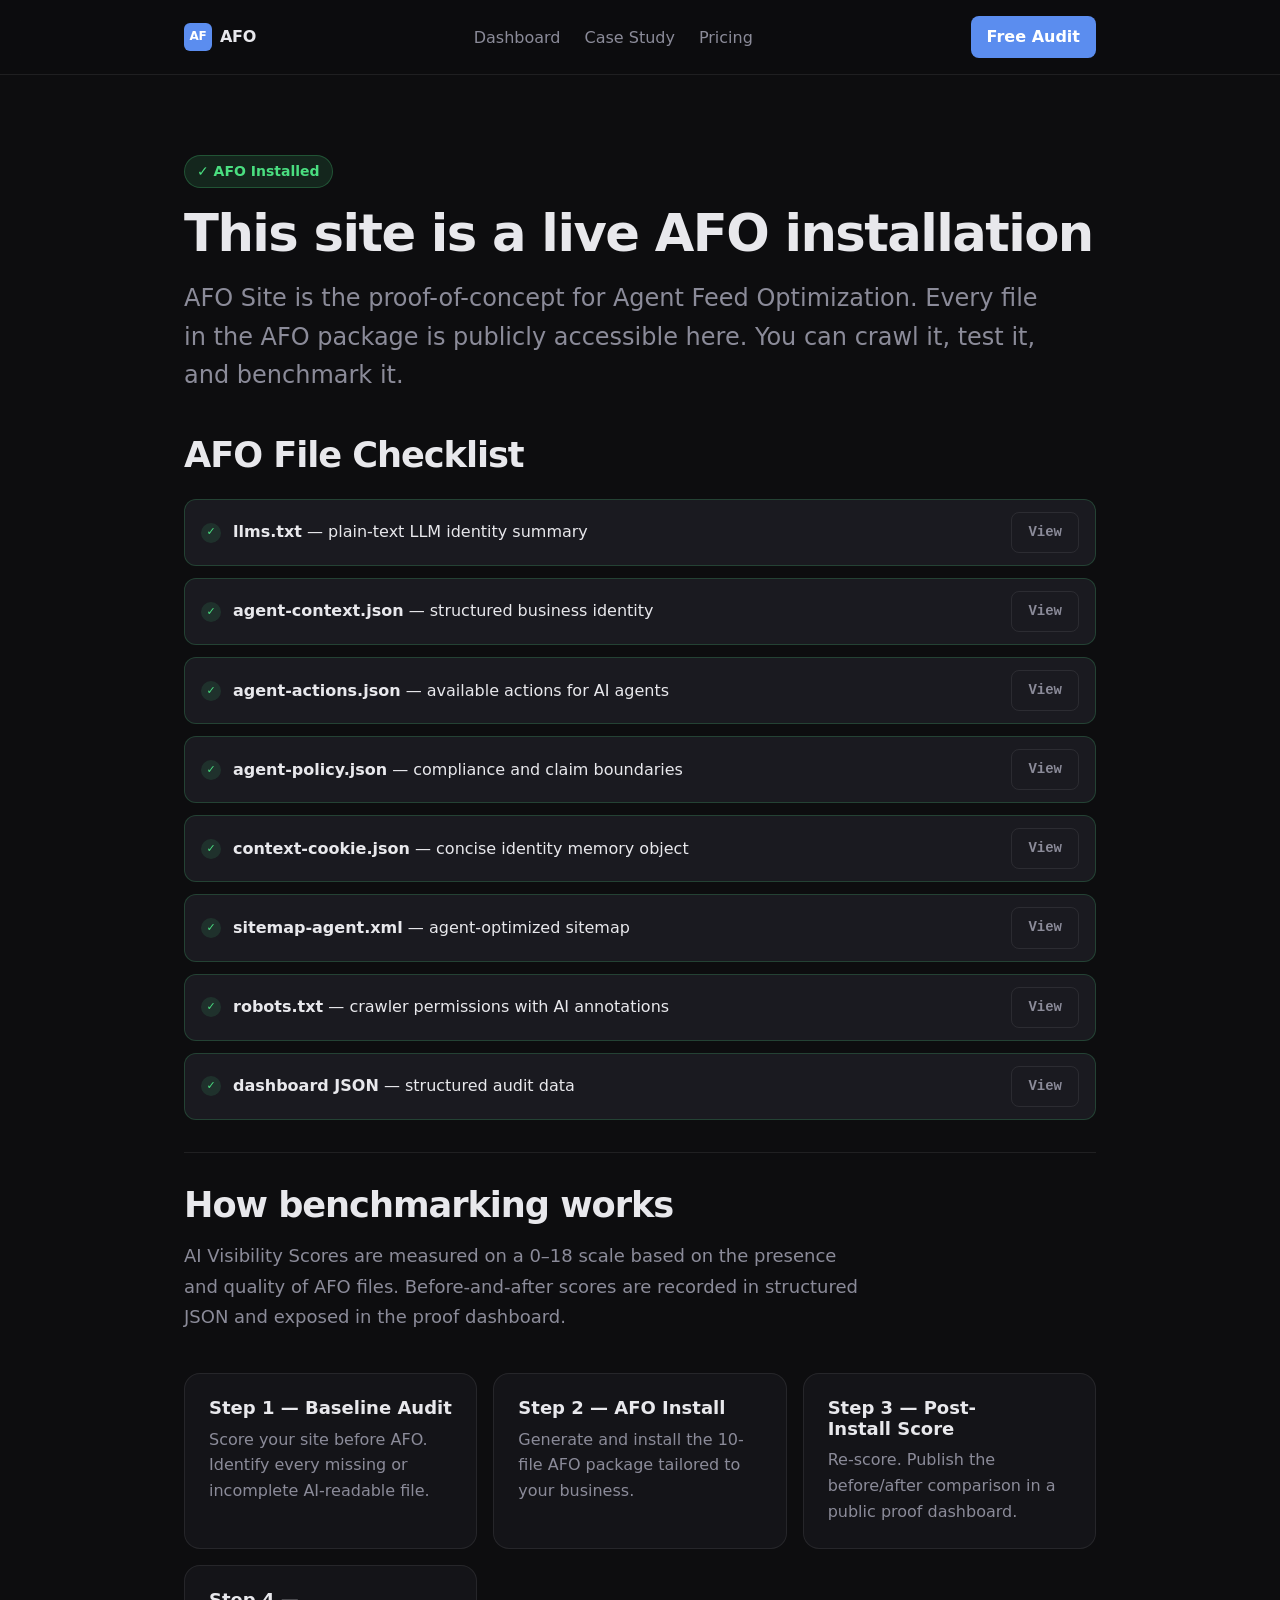
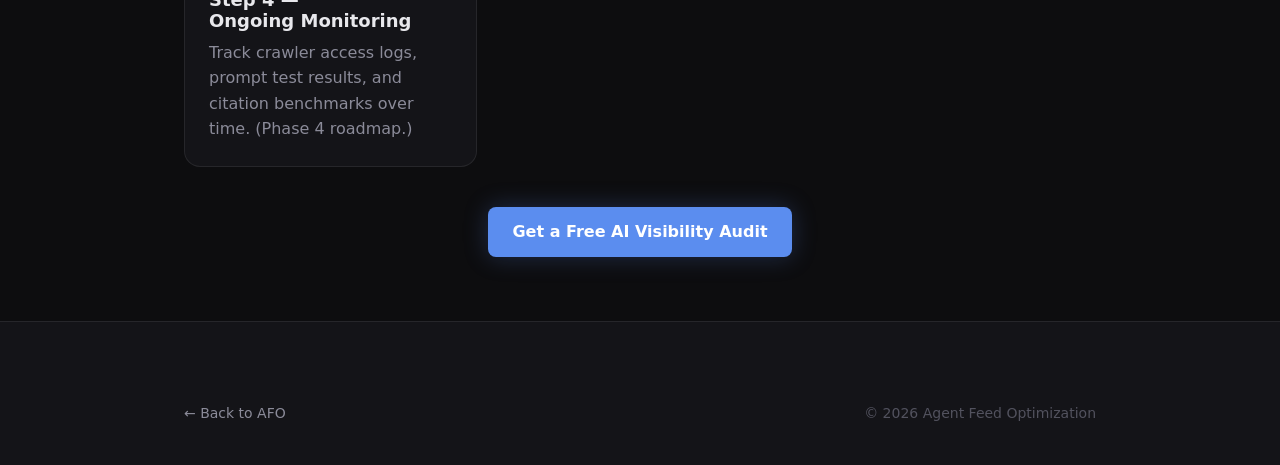
<file: proof.html>
<!DOCTYPE html>
<html lang="en">
<head>
  <meta charset="UTF-8">
  <meta name="viewport" content="width=device-width, initial-scale=1.0">
  <title>Proof of AFO Installation &mdash; AFO</title>
  <meta name="description" content="AFO is installed on this site. See the live checklist of AI-readable files and learn how the system is benchmarked.">
  <link rel="stylesheet" href="/assets/style.css">
</head>
<body>

<a href="#main" class="sr-only">Skip to content</a>

<nav class="nav" aria-label="Main navigation">
  <div class="container">
    <div class="nav__inner">
      <a href="/" class="nav__logo">
        <div class="nav__logo-mark" aria-hidden="true">AF</div>
        <span>AFO</span>
      </a>
      <ul class="nav__links" role="list">
        <li><a href="/dashboard/">Dashboard</a></li>
        <li><a href="/case-studies/truebuild.html">Case Study</a></li>
        <li><a href="/pricing.html">Pricing</a></li>
      </ul>
      <a href="/free-audit.html" class="nav__cta">Free Audit</a>
    </div>
  </div>
</nav>

<main id="main">
  <div class="container">
    <div class="page-header">
      <div class="page-header__eyebrow"><span class="tag tag--green">✓ AFO Installed</span></div>
      <h1 class="page-header__title">This site is a live AFO installation</h1>
      <p class="page-header__desc">AFO Site is the proof-of-concept for Agent Feed Optimization. Every file in the AFO package is publicly accessible here. You can crawl it, test it, and benchmark it.</p>
    </div>

    <h2 class="section__title" style="font-size: var(--text-xl); margin-bottom: var(--space-6);">AFO File Checklist</h2>
    <ul class="checklist" role="list">
      <li class="checklist__item checklist__item--pass">
        <span class="checklist__dot checklist__dot--pass" aria-label="Installed">✓</span>
        <span><strong>llms.txt</strong> &mdash; plain-text LLM identity summary</span>
        <a href="/llms.txt" class="checklist__file btn btn--sm btn--ghost" target="_blank" rel="noopener noreferrer">View</a>
      </li>
      <li class="checklist__item checklist__item--pass">
        <span class="checklist__dot checklist__dot--pass" aria-label="Installed">✓</span>
        <span><strong>agent-context.json</strong> &mdash; structured business identity</span>
        <a href="/.well-known/agent-context.json" class="checklist__file btn btn--sm btn--ghost" target="_blank" rel="noopener noreferrer">View</a>
      </li>
      <li class="checklist__item checklist__item--pass">
        <span class="checklist__dot checklist__dot--pass" aria-label="Installed">✓</span>
        <span><strong>agent-actions.json</strong> &mdash; available actions for AI agents</span>
        <a href="/.well-known/agent-actions.json" class="checklist__file btn btn--sm btn--ghost" target="_blank" rel="noopener noreferrer">View</a>
      </li>
      <li class="checklist__item checklist__item--pass">
        <span class="checklist__dot checklist__dot--pass" aria-label="Installed">✓</span>
        <span><strong>agent-policy.json</strong> &mdash; compliance and claim boundaries</span>
        <a href="/.well-known/agent-policy.json" class="checklist__file btn btn--sm btn--ghost" target="_blank" rel="noopener noreferrer">View</a>
      </li>
      <li class="checklist__item checklist__item--pass">
        <span class="checklist__dot checklist__dot--pass" aria-label="Installed">✓</span>
        <span><strong>context-cookie.json</strong> &mdash; concise identity memory object</span>
        <a href="/.well-known/context-cookie.json" class="checklist__file btn btn--sm btn--ghost" target="_blank" rel="noopener noreferrer">View</a>
      </li>
      <li class="checklist__item checklist__item--pass">
        <span class="checklist__dot checklist__dot--pass" aria-label="Installed">✓</span>
        <span><strong>sitemap-agent.xml</strong> &mdash; agent-optimized sitemap</span>
        <a href="/sitemap-agent.xml" class="checklist__file btn btn--sm btn--ghost" target="_blank" rel="noopener noreferrer">View</a>
      </li>
      <li class="checklist__item checklist__item--pass">
        <span class="checklist__dot checklist__dot--pass" aria-label="Installed">✓</span>
        <span><strong>robots.txt</strong> &mdash; crawler permissions with AI annotations</span>
        <a href="/robots.txt" class="checklist__file btn btn--sm btn--ghost" target="_blank" rel="noopener noreferrer">View</a>
      </li>
      <li class="checklist__item checklist__item--pass">
        <span class="checklist__dot checklist__dot--pass" aria-label="Installed">✓</span>
        <span><strong>dashboard JSON</strong> &mdash; structured audit data</span>
        <a href="/data/audits/demo-audit.json" class="checklist__file btn btn--sm btn--ghost" target="_blank" rel="noopener noreferrer">View</a>
      </li>
    </ul>

    <div class="divider"></div>

    <h2 class="section__title" style="font-size: var(--text-xl); margin-bottom: var(--space-4);">How benchmarking works</h2>
    <p class="section__desc" style="margin-bottom: var(--space-6);">AI Visibility Scores are measured on a 0–18 scale based on the presence and quality of AFO files. Before-and-after scores are recorded in structured JSON and exposed in the proof dashboard.</p>

    <div class="card-grid">
      <div class="card">
        <h3 class="card__title">Step 1 &mdash; Baseline Audit</h3>
        <p class="card__desc">Score your site before AFO. Identify every missing or incomplete AI-readable file.</p>
      </div>
      <div class="card">
        <h3 class="card__title">Step 2 &mdash; AFO Install</h3>
        <p class="card__desc">Generate and install the 10-file AFO package tailored to your business.</p>
      </div>
      <div class="card">
        <h3 class="card__title">Step 3 &mdash; Post-Install Score</h3>
        <p class="card__desc">Re-score. Publish the before/after comparison in a public proof dashboard.</p>
      </div>
      <div class="card">
        <h3 class="card__title">Step 4 &mdash; Ongoing Monitoring</h3>
        <p class="card__desc">Track crawler access logs, prompt test results, and citation benchmarks over time. (Phase 4 roadmap.)</p>
      </div>
    </div>

    <div style="margin-top: var(--space-10); text-align: center;">
      <a href="/free-audit.html" class="btn btn--primary">Get a Free AI Visibility Audit</a>
    </div>
  </div>
</main>

<footer class="footer">
  <div class="container">
    <div class="footer__bottom" style="border-top:none; padding-top:0;">
      <a href="/" style="color:var(--text-muted); font-size: var(--text-xs);">&larr; Back to AFO</a>
      <span style="font-size: var(--text-xs); color: var(--text-faint);">&copy; 2026 Agent Feed Optimization</span>
    </div>
  </div>
</footer>

<script src="/assets/app.js" defer></script>
</body>
</html>
</file>
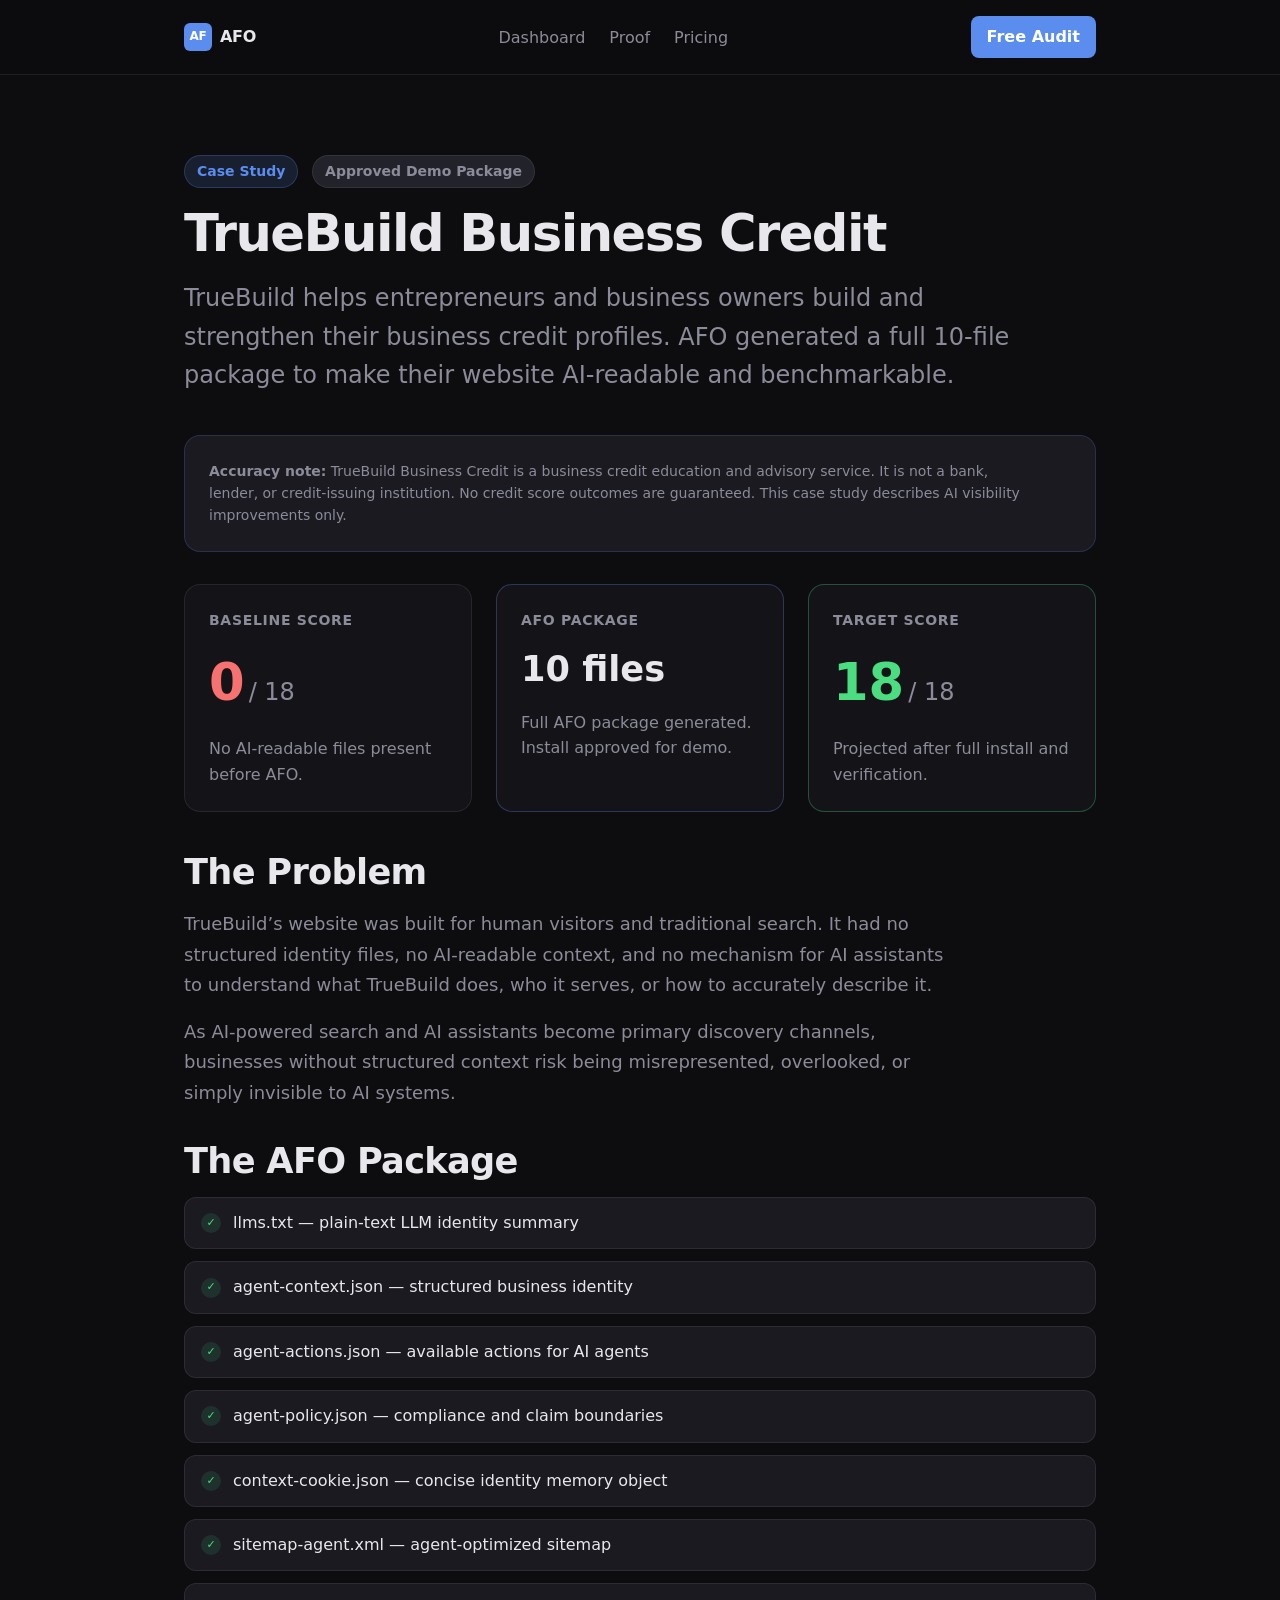
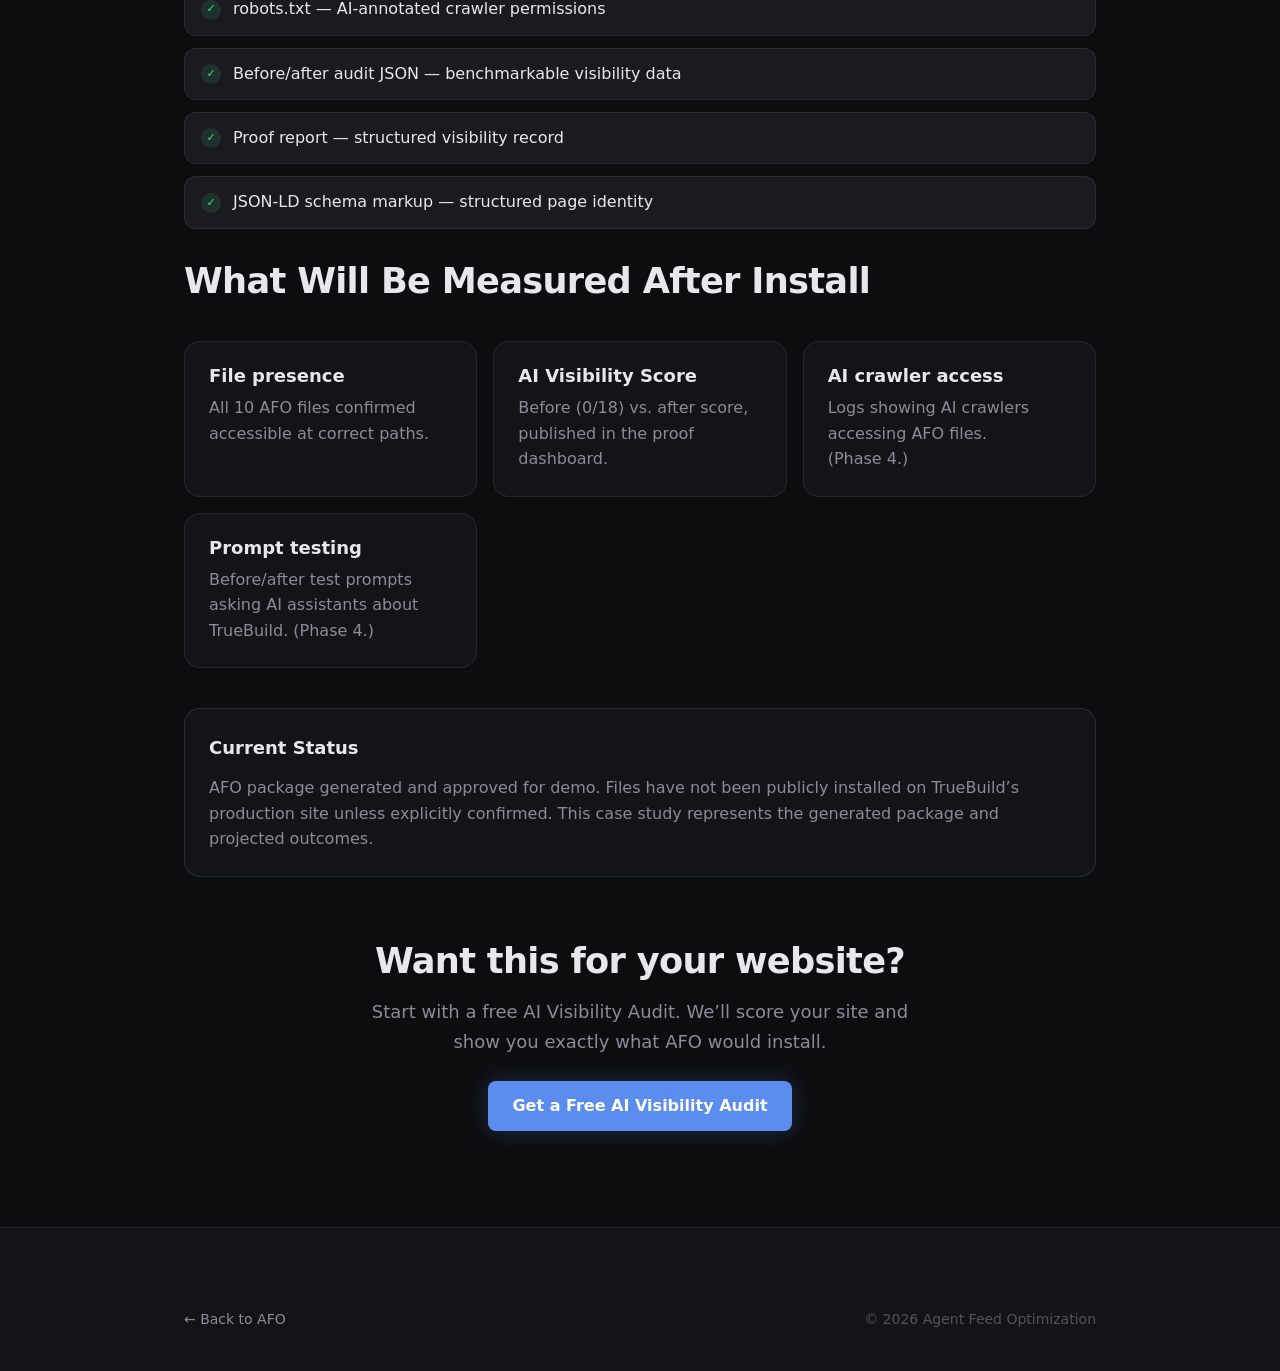
<file: case-studies/truebuild.html>
<!DOCTYPE html>
<html lang="en">
<head>
  <meta charset="UTF-8">
  <meta name="viewport" content="width=device-width, initial-scale=1.0">
  <title>TrueBuild Business Credit &mdash; AFO Case Study</title>
  <meta name="description" content="AFO case study: TrueBuild Business Credit. Baseline AI Visibility Score: 0/18. AFO package generated. Target: 18/18.">
  <link rel="stylesheet" href="/assets/style.css">
</head>
<body>

<a href="#main" class="sr-only">Skip to content</a>

<nav class="nav" aria-label="Main navigation">
  <div class="container">
    <div class="nav__inner">
      <a href="/" class="nav__logo">
        <div class="nav__logo-mark" aria-hidden="true">AF</div>
        <span>AFO</span>
      </a>
      <ul class="nav__links" role="list">
        <li><a href="/dashboard/">Dashboard</a></li>
        <li><a href="/proof.html">Proof</a></li>
        <li><a href="/pricing.html">Pricing</a></li>
      </ul>
      <a href="/free-audit.html" class="nav__cta">Free Audit</a>
    </div>
  </div>
</nav>

<main id="main">
  <div class="container">
    <div class="page-header">
      <div class="page-header__eyebrow">
        <span class="tag tag--accent">Case Study</span>
        <span class="tag" style="margin-left: var(--space-2);">Approved Demo Package</span>
      </div>
      <h1 class="page-header__title">TrueBuild Business Credit</h1>
      <p class="page-header__desc">TrueBuild helps entrepreneurs and business owners build and strengthen their business credit profiles. AFO generated a full 10-file package to make their website AI-readable and benchmarkable.</p>
    </div>

    <!-- Compliance note -->
    <div class="card" style="border-color: rgba(91,141,239,0.2); margin-bottom: var(--space-8); background: var(--surface-2);">
      <p style="font-size: var(--text-xs); color: var(--text-muted); line-height: 1.6;">
        <strong>Accuracy note:</strong> TrueBuild Business Credit is a business credit education and advisory service. It is not a bank, lender, or credit-issuing institution. No credit score outcomes are guaranteed. This case study describes AI visibility improvements only.
      </p>
    </div>

    <!-- Score cards -->
    <div style="display: flex; gap: var(--space-6); flex-wrap: wrap; margin-bottom: var(--space-10);">
      <div class="card" style="flex:1; min-width: 180px;">
        <p class="kpi__label">Baseline Score</p>
        <div class="score-badge" style="color: #f87171;">0 <span class="score-badge__denom">/ 18</span></div>
        <p class="card__desc" style="margin-top: var(--space-3);">No AI-readable files present before AFO.</p>
      </div>
      <div class="card" style="flex:1; min-width: 180px; border-color: rgba(91,141,239,0.3);">
        <p class="kpi__label">AFO Package</p>
        <div style="font-size: var(--text-xl); font-weight: 900; color: var(--text);">10 files</div>
        <p class="card__desc" style="margin-top: var(--space-3);">Full AFO package generated. Install approved for demo.</p>
      </div>
      <div class="card" style="flex:1; min-width: 180px; border-color: rgba(74,222,128,0.3);">
        <p class="kpi__label">Target Score</p>
        <div class="score-badge" style="color: var(--green);">18 <span class="score-badge__denom">/ 18</span></div>
        <p class="card__desc" style="margin-top: var(--space-3);">Projected after full install and verification.</p>
      </div>
    </div>

    <!-- The problem -->
    <h2 style="font-size: var(--text-xl); font-weight: 800; letter-spacing: -0.02em; color: var(--text); margin-bottom: var(--space-4);">The Problem</h2>
    <p style="color: var(--text-muted); max-width: 68ch; line-height: 1.7; margin-bottom: var(--space-4);">TrueBuild&rsquo;s website was built for human visitors and traditional search. It had no structured identity files, no AI-readable context, and no mechanism for AI assistants to understand what TrueBuild does, who it serves, or how to accurately describe it.</p>
    <p style="color: var(--text-muted); max-width: 68ch; line-height: 1.7; margin-bottom: var(--space-8);">As AI-powered search and AI assistants become primary discovery channels, businesses without structured context risk being misrepresented, overlooked, or simply invisible to AI systems.</p>

    <!-- The AFO package -->
    <h2 style="font-size: var(--text-xl); font-weight: 800; letter-spacing: -0.02em; color: var(--text); margin-bottom: var(--space-4);">The AFO Package</h2>
    <ul class="checklist" role="list" style="margin-bottom: var(--space-8);">
      <li class="checklist__item"><span class="checklist__dot checklist__dot--pass">✓</span><span>llms.txt &mdash; plain-text LLM identity summary</span></li>
      <li class="checklist__item"><span class="checklist__dot checklist__dot--pass">✓</span><span>agent-context.json &mdash; structured business identity</span></li>
      <li class="checklist__item"><span class="checklist__dot checklist__dot--pass">✓</span><span>agent-actions.json &mdash; available actions for AI agents</span></li>
      <li class="checklist__item"><span class="checklist__dot checklist__dot--pass">✓</span><span>agent-policy.json &mdash; compliance and claim boundaries</span></li>
      <li class="checklist__item"><span class="checklist__dot checklist__dot--pass">✓</span><span>context-cookie.json &mdash; concise identity memory object</span></li>
      <li class="checklist__item"><span class="checklist__dot checklist__dot--pass">✓</span><span>sitemap-agent.xml &mdash; agent-optimized sitemap</span></li>
      <li class="checklist__item"><span class="checklist__dot checklist__dot--pass">✓</span><span>robots.txt &mdash; AI-annotated crawler permissions</span></li>
      <li class="checklist__item"><span class="checklist__dot checklist__dot--pass">✓</span><span>Before/after audit JSON &mdash; benchmarkable visibility data</span></li>
      <li class="checklist__item"><span class="checklist__dot checklist__dot--pass">✓</span><span>Proof report &mdash; structured visibility record</span></li>
      <li class="checklist__item"><span class="checklist__dot checklist__dot--pass">✓</span><span>JSON-LD schema markup &mdash; structured page identity</span></li>
    </ul>

    <!-- What will be measured -->
    <h2 style="font-size: var(--text-xl); font-weight: 800; letter-spacing: -0.02em; color: var(--text); margin-bottom: var(--space-4);">What Will Be Measured After Install</h2>
    <div class="card-grid" style="margin-bottom: var(--space-10);">
      <div class="card"><h3 class="card__title">File presence</h3><p class="card__desc">All 10 AFO files confirmed accessible at correct paths.</p></div>
      <div class="card"><h3 class="card__title">AI Visibility Score</h3><p class="card__desc">Before (0/18) vs. after score, published in the proof dashboard.</p></div>
      <div class="card"><h3 class="card__title">AI crawler access</h3><p class="card__desc">Logs showing AI crawlers accessing AFO files. (Phase 4.)</p></div>
      <div class="card"><h3 class="card__title">Prompt testing</h3><p class="card__desc">Before/after test prompts asking AI assistants about TrueBuild. (Phase 4.)</p></div>
    </div>

    <!-- Status -->
    <div class="card" style="border-color: rgba(91,141,239,0.2); margin-bottom: var(--space-8);">
      <p class="card__title">Current Status</p>
      <p class="card__desc" style="margin-top: var(--space-3);">AFO package generated and approved for demo. Files have not been publicly installed on TrueBuild&rsquo;s production site unless explicitly confirmed. This case study represents the generated package and projected outcomes.</p>
    </div>

    <!-- CTA -->
    <div style="text-align: center; padding-block: var(--space-8);">
      <h2 style="font-size: var(--text-xl); font-weight: 800; letter-spacing: -0.02em; color: var(--text); margin-bottom: var(--space-4);">Want this for your website?</h2>
      <p style="color: var(--text-muted); max-width: 48ch; margin-inline: auto; margin-bottom: var(--space-6);">Start with a free AI Visibility Audit. We&rsquo;ll score your site and show you exactly what AFO would install.</p>
      <a href="/free-audit.html" class="btn btn--primary">Get a Free AI Visibility Audit</a>
    </div>
  </div>
</main>

<footer class="footer">
  <div class="container">
    <div class="footer__bottom" style="border-top:none; padding-top:0;">
      <a href="/" style="color:var(--text-muted); font-size: var(--text-xs);">&larr; Back to AFO</a>
      <span style="font-size: var(--text-xs); color: var(--text-faint);">&copy; 2026 Agent Feed Optimization</span>
    </div>
  </div>
</footer>

<script src="/assets/app.js" defer></script>
</body>
</html>
</file>
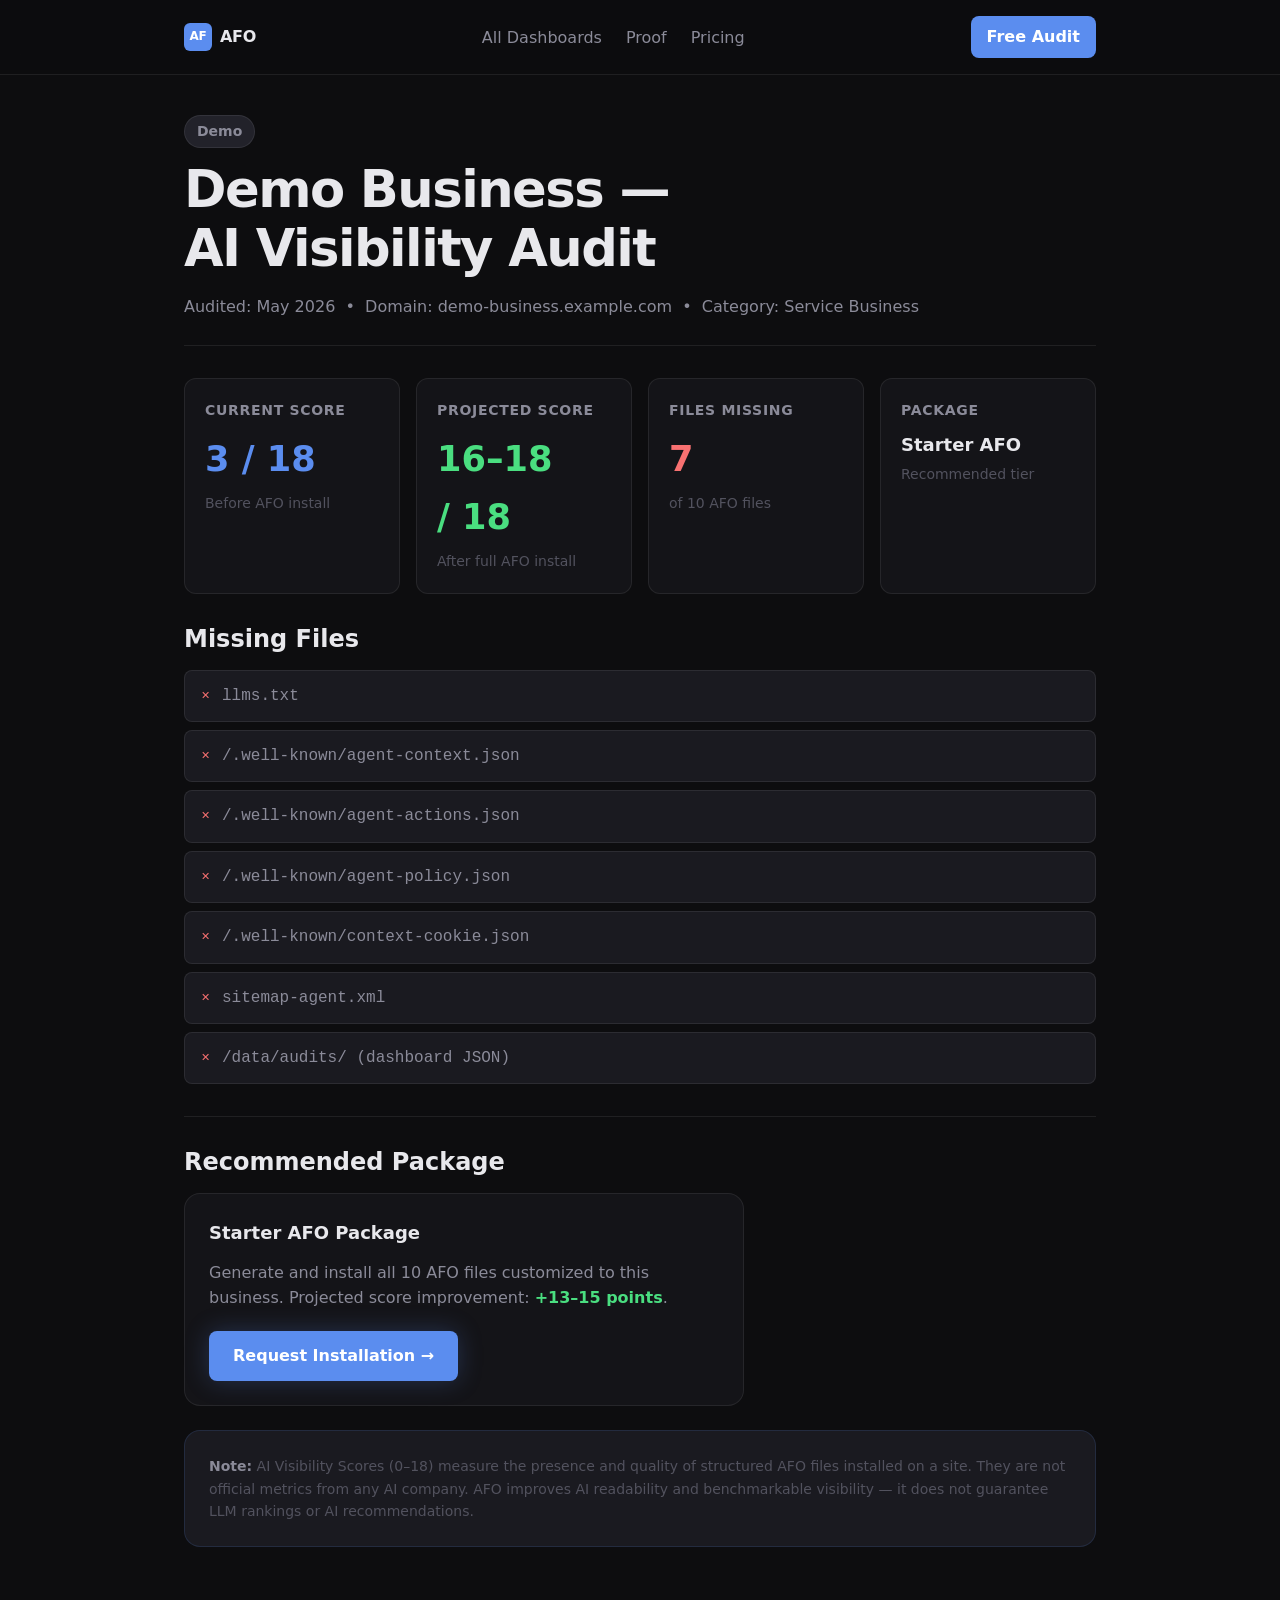
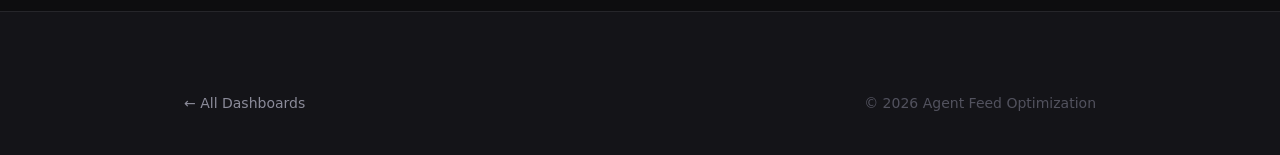
<file: dashboard/demo.html>
<!DOCTYPE html>
<html lang="en">
<head>
  <meta charset="UTF-8">
  <meta name="viewport" content="width=device-width, initial-scale=1.0">
  <title>Demo Audit Dashboard &mdash; AFO</title>
  <meta name="description" content="Demo AFO audit dashboard. AI Visibility Score: 3/18. See missing files and projected after-install score.">
  <link rel="stylesheet" href="/assets/style.css">
</head>
<body>

<a href="#main" class="sr-only">Skip to content</a>

<nav class="nav" aria-label="Main navigation">
  <div class="container">
    <div class="nav__inner">
      <a href="/" class="nav__logo">
        <div class="nav__logo-mark" aria-hidden="true">AF</div>
        <span>AFO</span>
      </a>
      <ul class="nav__links" role="list">
        <li><a href="/dashboard/">All Dashboards</a></li>
        <li><a href="/proof.html">Proof</a></li>
        <li><a href="/pricing.html">Pricing</a></li>
      </ul>
      <a href="/free-audit.html" class="nav__cta">Free Audit</a>
    </div>
  </div>
</nav>

<main id="main">
  <div class="container">
    <div class="dashboard-header">
      <span class="tag">Demo</span>
      <h1 class="page-header__title" style="margin-top: var(--space-3);">Demo Business &mdash; AI Visibility Audit</h1>
      <p class="text-muted" style="font-size: var(--text-sm); margin-top: var(--space-2);">Audited: May 2026 &nbsp;&bull;&nbsp; Domain: demo-business.example.com &nbsp;&bull;&nbsp; Category: Service Business</p>
    </div>

    <div class="kpi-grid">
      <div class="kpi">
        <p class="kpi__label">Current Score</p>
        <p class="kpi__value kpi__value--accent" id="demo-score">3 / 18</p>
        <p class="kpi__sub">Before AFO install</p>
      </div>
      <div class="kpi">
        <p class="kpi__label">Projected Score</p>
        <p class="kpi__value kpi__value--green">16&ndash;18 / 18</p>
        <p class="kpi__sub">After full AFO install</p>
      </div>
      <div class="kpi">
        <p class="kpi__label">Files Missing</p>
        <p class="kpi__value" style="color: #f87171;">7</p>
        <p class="kpi__sub">of 10 AFO files</p>
      </div>
      <div class="kpi">
        <p class="kpi__label">Package</p>
        <p class="kpi__value" style="font-size: var(--text-base);">Starter AFO</p>
        <p class="kpi__sub">Recommended tier</p>
      </div>
    </div>

    <h2 style="font-size: var(--text-lg); font-weight: 700; color: var(--text); margin-bottom: var(--space-4);">Missing Files</h2>
    <ul class="missing-list" id="demo-missing" role="list">
      <li class="missing-list__item">llms.txt</li>
      <li class="missing-list__item">/.well-known/agent-context.json</li>
      <li class="missing-list__item">/.well-known/agent-actions.json</li>
      <li class="missing-list__item">/.well-known/agent-policy.json</li>
      <li class="missing-list__item">/.well-known/context-cookie.json</li>
      <li class="missing-list__item">sitemap-agent.xml</li>
      <li class="missing-list__item">/data/audits/ (dashboard JSON)</li>
    </ul>

    <div class="divider"></div>

    <h2 style="font-size: var(--text-lg); font-weight: 700; color: var(--text); margin-bottom: var(--space-4);">Recommended Package</h2>
    <div class="card" style="max-width: 560px;">
      <p class="card__title">Starter AFO Package</p>
      <p class="card__desc" style="margin-top: var(--space-3);">Generate and install all 10 AFO files customized to this business. Projected score improvement: <strong style="color: var(--green);">+13&ndash;15 points</strong>.</p>
      <div style="margin-top: var(--space-5);">
        <a href="/free-audit.html" class="btn btn--primary">Request Installation &rarr;</a>
      </div>
    </div>

    <div class="card" style="margin-top: var(--space-6); background: var(--surface-2); border-color: rgba(91,141,239,0.15);">
      <p style="font-size: var(--text-xs); color: var(--text-faint); line-height: 1.6;">
        <strong style="color: var(--text-muted);">Note:</strong> AI Visibility Scores (0&ndash;18) measure the presence and quality of structured AFO files installed on a site. They are not official metrics from any AI company. AFO improves AI readability and benchmarkable visibility &mdash; it does not guarantee LLM rankings or AI recommendations.
      </p>
    </div>
  </div>
</main>

<footer class="footer">
  <div class="container">
    <div class="footer__bottom" style="border-top:none; padding-top:0;">
      <a href="/dashboard/" style="color:var(--text-muted); font-size: var(--text-xs);">&larr; All Dashboards</a>
      <span style="font-size: var(--text-xs); color: var(--text-faint);">&copy; 2026 Agent Feed Optimization</span>
    </div>
  </div>
</footer>

<script src="/assets/app.js" defer></script>
</body>
</html>
</file>
<file: assets/style.css>
/* AFO Site — Main Stylesheet */
/* Dark premium, mobile-first, no external dependencies */

:root {
  /* Type scale */
  --text-xs:   clamp(0.75rem,  0.7rem  + 0.25vw, 0.875rem);
  --text-sm:   clamp(0.875rem, 0.8rem  + 0.35vw, 1rem);
  --text-base: clamp(1rem,     0.95rem + 0.25vw, 1.125rem);
  --text-lg:   clamp(1.125rem, 1rem    + 0.75vw, 1.5rem);
  --text-xl:   clamp(1.5rem,   1.2rem  + 1.25vw, 2.25rem);
  --text-2xl:  clamp(2rem,     1.2rem  + 2.5vw,  3.5rem);
  --text-hero: clamp(2.5rem,   1rem    + 5vw,    5rem);

  /* Spacing */
  --space-1: 0.25rem; --space-2: 0.5rem;  --space-3: 0.75rem;
  --space-4: 1rem;    --space-5: 1.25rem; --space-6: 1.5rem;
  --space-8: 2rem;    --space-10: 2.5rem; --space-12: 3rem;
  --space-16: 4rem;   --space-20: 5rem;   --space-24: 6rem;

  /* Colors — dark premium */
  --bg:             #0d0d0f;
  --surface:        #141418;
  --surface-2:      #1a1a20;
  --surface-3:      #22222a;
  --border:         rgba(255,255,255,0.08);
  --border-hover:   rgba(255,255,255,0.16);

  --text:           #e8e8ec;
  --text-muted:     #8b8b99;
  --text-faint:     #52525e;

  --accent:         #5b8def;
  --accent-hover:   #7aa3f5;
  --accent-dim:     rgba(91, 141, 239, 0.15);
  --accent-glow:    rgba(91, 141, 239, 0.25);

  --green:          #4ade80;
  --green-dim:      rgba(74, 222, 128, 0.12);

  --radius-sm: 0.375rem;
  --radius-md: 0.5rem;
  --radius-lg: 0.75rem;
  --radius-xl: 1rem;
  --radius-2xl: 1.5rem;

  --shadow-sm: 0 1px 3px rgba(0,0,0,0.4);
  --shadow-md: 0 4px 16px rgba(0,0,0,0.5);
  --shadow-lg: 0 12px 40px rgba(0,0,0,0.6);

  --transition: 180ms cubic-bezier(0.16, 1, 0.3, 1);

  --content: 960px;
  --content-wide: 1200px;
  --content-narrow: 640px;

  --font-body: 'Inter', system-ui, -apple-system, sans-serif;
  --font-display: 'Inter', system-ui, -apple-system, sans-serif;
}

*, *::before, *::after { box-sizing: border-box; margin: 0; padding: 0; }

html {
  -webkit-font-smoothing: antialiased;
  -moz-osx-font-smoothing: grayscale;
  scroll-behavior: smooth;
  scroll-padding-top: var(--space-16);
}

body {
  min-height: 100dvh;
  font-family: var(--font-body);
  font-size: var(--text-base);
  color: var(--text);
  background-color: var(--bg);
  line-height: 1.65;
}

img, svg { display: block; max-width: 100%; height: auto; }
ul[role="list"], ol[role="list"] { list-style: none; }
input, button, textarea, select { font: inherit; color: inherit; }
h1, h2, h3, h4 { text-wrap: balance; line-height: 1.15; }
p, li { text-wrap: pretty; }

a { color: var(--accent); text-decoration: none; transition: color var(--transition); }
a:hover { color: var(--accent-hover); }

button { cursor: pointer; background: none; border: none; }

::selection { background: var(--accent-dim); color: var(--text); }
:focus-visible { outline: 2px solid var(--accent); outline-offset: 3px; border-radius: var(--radius-sm); }

@media (prefers-reduced-motion: reduce) {
  *, *::before, *::after {
    animation-duration: 0.01ms !important;
    transition-duration: 0.01ms !important;
  }
}

/* ── Layout ── */
.container {
  max-width: var(--content);
  margin-inline: auto;
  padding-inline: var(--space-6);
}
.container--wide { max-width: var(--content-wide); }
.container--narrow { max-width: var(--content-narrow); }

/* ── Nav ── */
.nav {
  position: sticky;
  top: 0;
  z-index: 100;
  background: rgba(13,13,15,0.85);
  backdrop-filter: blur(12px);
  -webkit-backdrop-filter: blur(12px);
  border-bottom: 1px solid var(--border);
  padding-block: var(--space-4);
}
.nav__inner {
  display: flex;
  align-items: center;
  justify-content: space-between;
  gap: var(--space-6);
}
.nav__logo {
  display: flex;
  align-items: center;
  gap: var(--space-2);
  font-size: var(--text-sm);
  font-weight: 700;
  color: var(--text);
  letter-spacing: -0.02em;
}
.nav__logo-mark {
  width: 28px; height: 28px;
  background: var(--accent);
  border-radius: var(--radius-sm);
  display: flex; align-items: center; justify-content: center;
  font-size: 12px; font-weight: 900; color: #fff;
  flex-shrink: 0;
}
.nav__links {
  display: flex;
  align-items: center;
  gap: var(--space-6);
  list-style: none;
}
.nav__links a {
  font-size: var(--text-sm);
  color: var(--text-muted);
  transition: color var(--transition);
}
.nav__links a:hover { color: var(--text); }
.nav__cta {
  font-size: var(--text-sm);
  font-weight: 600;
  padding: var(--space-2) var(--space-4);
  background: var(--accent);
  color: #fff;
  border-radius: var(--radius-md);
  transition: background var(--transition), transform var(--transition);
  white-space: nowrap;
}
.nav__cta:hover { background: var(--accent-hover); color: #fff; transform: translateY(-1px); }

@media (max-width: 640px) {
  .nav__links { display: none; }
}

/* ── Hero ── */
.hero {
  padding-block: clamp(var(--space-16), 10vw, var(--space-24));
  text-align: center;
  position: relative;
  overflow: hidden;
}
.hero::before {
  content: '';
  position: absolute;
  inset: 0;
  background: radial-gradient(ellipse 80% 50% at 50% 0%, rgba(91,141,239,0.12) 0%, transparent 70%);
  pointer-events: none;
}
.hero__eyebrow {
  display: inline-flex;
  align-items: center;
  gap: var(--space-2);
  font-size: var(--text-xs);
  font-weight: 600;
  letter-spacing: 0.08em;
  text-transform: uppercase;
  color: var(--accent);
  background: var(--accent-dim);
  border: 1px solid rgba(91,141,239,0.25);
  border-radius: var(--radius-full, 9999px);
  padding: var(--space-1) var(--space-3);
  margin-bottom: var(--space-6);
}
.hero__headline {
  font-size: var(--text-hero);
  font-weight: 800;
  letter-spacing: -0.03em;
  color: var(--text);
  margin-bottom: var(--space-5);
  max-width: 14ch;
  margin-inline: auto;
}
.hero__headline em {
  font-style: normal;
  background: linear-gradient(135deg, var(--accent), #a78bfa);
  -webkit-background-clip: text;
  -webkit-text-fill-color: transparent;
  background-clip: text;
}
.hero__sub {
  font-size: var(--text-lg);
  color: var(--text-muted);
  max-width: 56ch;
  margin-inline: auto;
  margin-bottom: var(--space-10);
  line-height: 1.6;
}
.hero__actions {
  display: flex;
  gap: var(--space-4);
  justify-content: center;
  flex-wrap: wrap;
}

/* ── Buttons ── */
.btn {
  display: inline-flex;
  align-items: center;
  gap: var(--space-2);
  font-size: var(--text-sm);
  font-weight: 600;
  padding: var(--space-3) var(--space-6);
  border-radius: var(--radius-md);
  transition: background var(--transition), color var(--transition), transform var(--transition), box-shadow var(--transition);
  white-space: nowrap;
}
.btn--primary {
  background: var(--accent);
  color: #fff;
  box-shadow: 0 0 24px var(--accent-glow);
}
.btn--primary:hover {
  background: var(--accent-hover);
  color: #fff;
  transform: translateY(-2px);
  box-shadow: 0 0 32px var(--accent-glow);
}
.btn--ghost {
  background: transparent;
  color: var(--text-muted);
  border: 1px solid var(--border);
}
.btn--ghost:hover {
  color: var(--text);
  border-color: var(--border-hover);
  background: var(--surface);
}
.btn--sm { font-size: var(--text-xs); padding: var(--space-2) var(--space-4); }

/* ── Section ── */
.section {
  padding-block: clamp(var(--space-12), 8vw, var(--space-20));
}
.section--alt { background: var(--surface); }
.section__label {
  font-size: var(--text-xs);
  font-weight: 700;
  letter-spacing: 0.1em;
  text-transform: uppercase;
  color: var(--accent);
  margin-bottom: var(--space-3);
}
.section__title {
  font-size: var(--text-2xl);
  font-weight: 800;
  letter-spacing: -0.03em;
  color: var(--text);
  margin-bottom: var(--space-4);
}
.section__desc {
  font-size: var(--text-base);
  color: var(--text-muted);
  max-width: 60ch;
  line-height: 1.7;
}

/* ── Cards ── */
.card-grid {
  display: grid;
  grid-template-columns: repeat(auto-fill, minmax(min(280px, 100%), 1fr));
  gap: var(--space-4);
  margin-top: var(--space-10);
}
.card {
  background: var(--surface);
  border: 1px solid var(--border);
  border-radius: var(--radius-xl);
  padding: var(--space-6);
  transition: border-color var(--transition), box-shadow var(--transition);
}
.card:hover {
  border-color: var(--border-hover);
  box-shadow: var(--shadow-md);
}
.card__icon {
  width: 36px; height: 36px;
  background: var(--accent-dim);
  border-radius: var(--radius-md);
  display: flex; align-items: center; justify-content: center;
  font-size: 18px;
  margin-bottom: var(--space-4);
}
.card__title {
  font-size: var(--text-base);
  font-weight: 700;
  color: var(--text);
  margin-bottom: var(--space-2);
}
.card__desc {
  font-size: var(--text-sm);
  color: var(--text-muted);
  line-height: 1.6;
}

/* ── Score badge ── */
.score-badge {
  display: inline-flex;
  align-items: baseline;
  gap: var(--space-1);
  font-size: var(--text-2xl);
  font-weight: 900;
  color: var(--accent);
}
.score-badge__denom { font-size: var(--text-lg); color: var(--text-muted); font-weight: 500; }

/* ── Checklist ── */
.checklist { list-style: none; display: flex; flex-direction: column; gap: var(--space-3); }
.checklist__item {
  display: flex;
  align-items: center;
  gap: var(--space-3);
  font-size: var(--text-sm);
  color: var(--text);
  padding: var(--space-3) var(--space-4);
  background: var(--surface-2);
  border: 1px solid var(--border);
  border-radius: var(--radius-lg);
}
.checklist__item--pass { border-color: rgba(74,222,128,0.2); }
.checklist__dot {
  width: 20px; height: 20px;
  border-radius: 50%;
  display: flex; align-items: center; justify-content: center;
  font-size: 11px;
  flex-shrink: 0;
}
.checklist__dot--pass { background: var(--green-dim); color: var(--green); }
.checklist__dot--fail { background: rgba(255,255,255,0.05); color: var(--text-faint); border: 1px solid var(--border); }
.checklist__file { font-family: monospace; font-size: var(--text-xs); color: var(--text-muted); margin-left: auto; }

/* ── Form ── */
.form-group { display: flex; flex-direction: column; gap: var(--space-2); margin-bottom: var(--space-5); }
.form-label { font-size: var(--text-sm); font-weight: 600; color: var(--text-muted); }
.form-input {
  width: 100%;
  padding: var(--space-3) var(--space-4);
  background: var(--surface-2);
  border: 1px solid var(--border);
  border-radius: var(--radius-md);
  color: var(--text);
  font-size: var(--text-base);
  transition: border-color var(--transition), box-shadow var(--transition);
}
.form-input:focus {
  outline: none;
  border-color: var(--accent);
  box-shadow: 0 0 0 3px var(--accent-dim);
}
.form-input::placeholder { color: var(--text-faint); }

/* ── Pricing cards ── */
.pricing-grid {
  display: grid;
  grid-template-columns: repeat(auto-fill, minmax(min(240px, 100%), 1fr));
  gap: var(--space-4);
  margin-top: var(--space-10);
}
.pricing-card {
  background: var(--surface);
  border: 1px solid var(--border);
  border-radius: var(--radius-xl);
  padding: var(--space-8);
  display: flex;
  flex-direction: column;
  gap: var(--space-4);
}
.pricing-card--featured {
  border-color: var(--accent);
  box-shadow: 0 0 40px var(--accent-glow);
}
.pricing-card__tier {
  font-size: var(--text-xs);
  font-weight: 700;
  letter-spacing: 0.1em;
  text-transform: uppercase;
  color: var(--accent);
}
.pricing-card__name {
  font-size: var(--text-lg);
  font-weight: 800;
  color: var(--text);
  letter-spacing: -0.02em;
}
.pricing-card__price {
  font-size: var(--text-xl);
  font-weight: 900;
  color: var(--text);
}
.pricing-card__price--soon {
  font-size: var(--text-sm);
  font-weight: 600;
  color: var(--text-faint);
  font-style: italic;
}
.pricing-card__desc {
  font-size: var(--text-sm);
  color: var(--text-muted);
  line-height: 1.6;
  flex: 1;
}
.pricing-card__features { list-style: none; display: flex; flex-direction: column; gap: var(--space-2); }
.pricing-card__features li {
  font-size: var(--text-sm);
  color: var(--text-muted);
  display: flex;
  gap: var(--space-2);
}
.pricing-card__features li::before { content: '✓'; color: var(--green); font-weight: 700; flex-shrink: 0; }

/* ── Dashboard ── */
.dashboard-header {
  padding-block: var(--space-10) var(--space-6);
  border-bottom: 1px solid var(--border);
  margin-bottom: var(--space-8);
}
.kpi-grid {
  display: grid;
  grid-template-columns: repeat(auto-fill, minmax(min(180px, 100%), 1fr));
  gap: var(--space-4);
  margin-bottom: var(--space-8);
}
.kpi {
  background: var(--surface);
  border: 1px solid var(--border);
  border-radius: var(--radius-lg);
  padding: var(--space-5);
}
.kpi__label { font-size: var(--text-xs); color: var(--text-muted); font-weight: 600; letter-spacing: 0.05em; text-transform: uppercase; margin-bottom: var(--space-2); }
.kpi__value { font-size: var(--text-xl); font-weight: 900; color: var(--text); }
.kpi__value--accent { color: var(--accent); }
.kpi__value--green { color: var(--green); }
.kpi__sub { font-size: var(--text-xs); color: var(--text-faint); margin-top: var(--space-1); }

.missing-list { list-style: none; display: flex; flex-direction: column; gap: var(--space-2); }
.missing-list__item {
  display: flex;
  align-items: center;
  gap: var(--space-3);
  padding: var(--space-3) var(--space-4);
  background: var(--surface-2);
  border: 1px solid var(--border);
  border-radius: var(--radius-md);
  font-size: var(--text-sm);
  color: var(--text-muted);
  font-family: monospace;
}
.missing-list__item::before { content: '✕'; color: #f87171; font-size: 11px; }

/* ── Footer ── */
.footer {
  background: var(--surface);
  border-top: 1px solid var(--border);
  padding-block: var(--space-10);
  margin-top: var(--space-16);
}
.footer__inner {
  display: flex;
  justify-content: space-between;
  align-items: flex-start;
  gap: var(--space-8);
  flex-wrap: wrap;
}
.footer__brand { max-width: 280px; }
.footer__brand-name {
  font-size: var(--text-base);
  font-weight: 800;
  color: var(--text);
  letter-spacing: -0.02em;
  margin-bottom: var(--space-2);
}
.footer__tagline { font-size: var(--text-sm); color: var(--text-muted); }
.footer__links-group h4 {
  font-size: var(--text-xs);
  font-weight: 700;
  letter-spacing: 0.1em;
  text-transform: uppercase;
  color: var(--text-faint);
  margin-bottom: var(--space-3);
}
.footer__links {
  list-style: none;
  display: flex;
  flex-direction: column;
  gap: var(--space-2);
}
.footer__links a {
  font-size: var(--text-sm);
  color: var(--text-muted);
  transition: color var(--transition);
}
.footer__links a:hover { color: var(--text); }
.footer__bottom {
  margin-top: var(--space-10);
  padding-top: var(--space-6);
  border-top: 1px solid var(--border);
  display: flex;
  justify-content: space-between;
  align-items: center;
  flex-wrap: wrap;
  gap: var(--space-4);
  font-size: var(--text-xs);
  color: var(--text-faint);
}

/* ── Divider ── */
.divider { height: 1px; background: var(--border); margin-block: var(--space-8); }

/* ── Tag ── */
.tag {
  display: inline-flex;
  align-items: center;
  gap: var(--space-1);
  font-size: var(--text-xs);
  font-weight: 600;
  padding: var(--space-1) var(--space-3);
  border-radius: 9999px;
  background: var(--surface-3);
  color: var(--text-muted);
  border: 1px solid var(--border);
}
.tag--accent { background: var(--accent-dim); color: var(--accent); border-color: rgba(91,141,239,0.25); }
.tag--green { background: var(--green-dim); color: var(--green); border-color: rgba(74,222,128,0.25); }

/* ── Page header ── */
.page-header {
  padding-block: clamp(var(--space-12), 8vw, var(--space-20)) var(--space-10);
}
.page-header__eyebrow { margin-bottom: var(--space-4); }
.page-header__title {
  font-size: var(--text-2xl);
  font-weight: 800;
  letter-spacing: -0.03em;
  color: var(--text);
  margin-bottom: var(--space-4);
}
.page-header__desc {
  font-size: var(--text-lg);
  color: var(--text-muted);
  max-width: 56ch;
  line-height: 1.6;
}

/* ── Utility ── */
.sr-only { position: absolute; width: 1px; height: 1px; padding: 0; margin: -1px; overflow: hidden; clip: rect(0,0,0,0); white-space: nowrap; border-width: 0; }
.mt-8 { margin-top: var(--space-8); }
.mt-6 { margin-top: var(--space-6); }
.text-muted { color: var(--text-muted); }
.text-center { text-align: center; }
.flex-center { display: flex; align-items: center; justify-content: center; }
</file>
